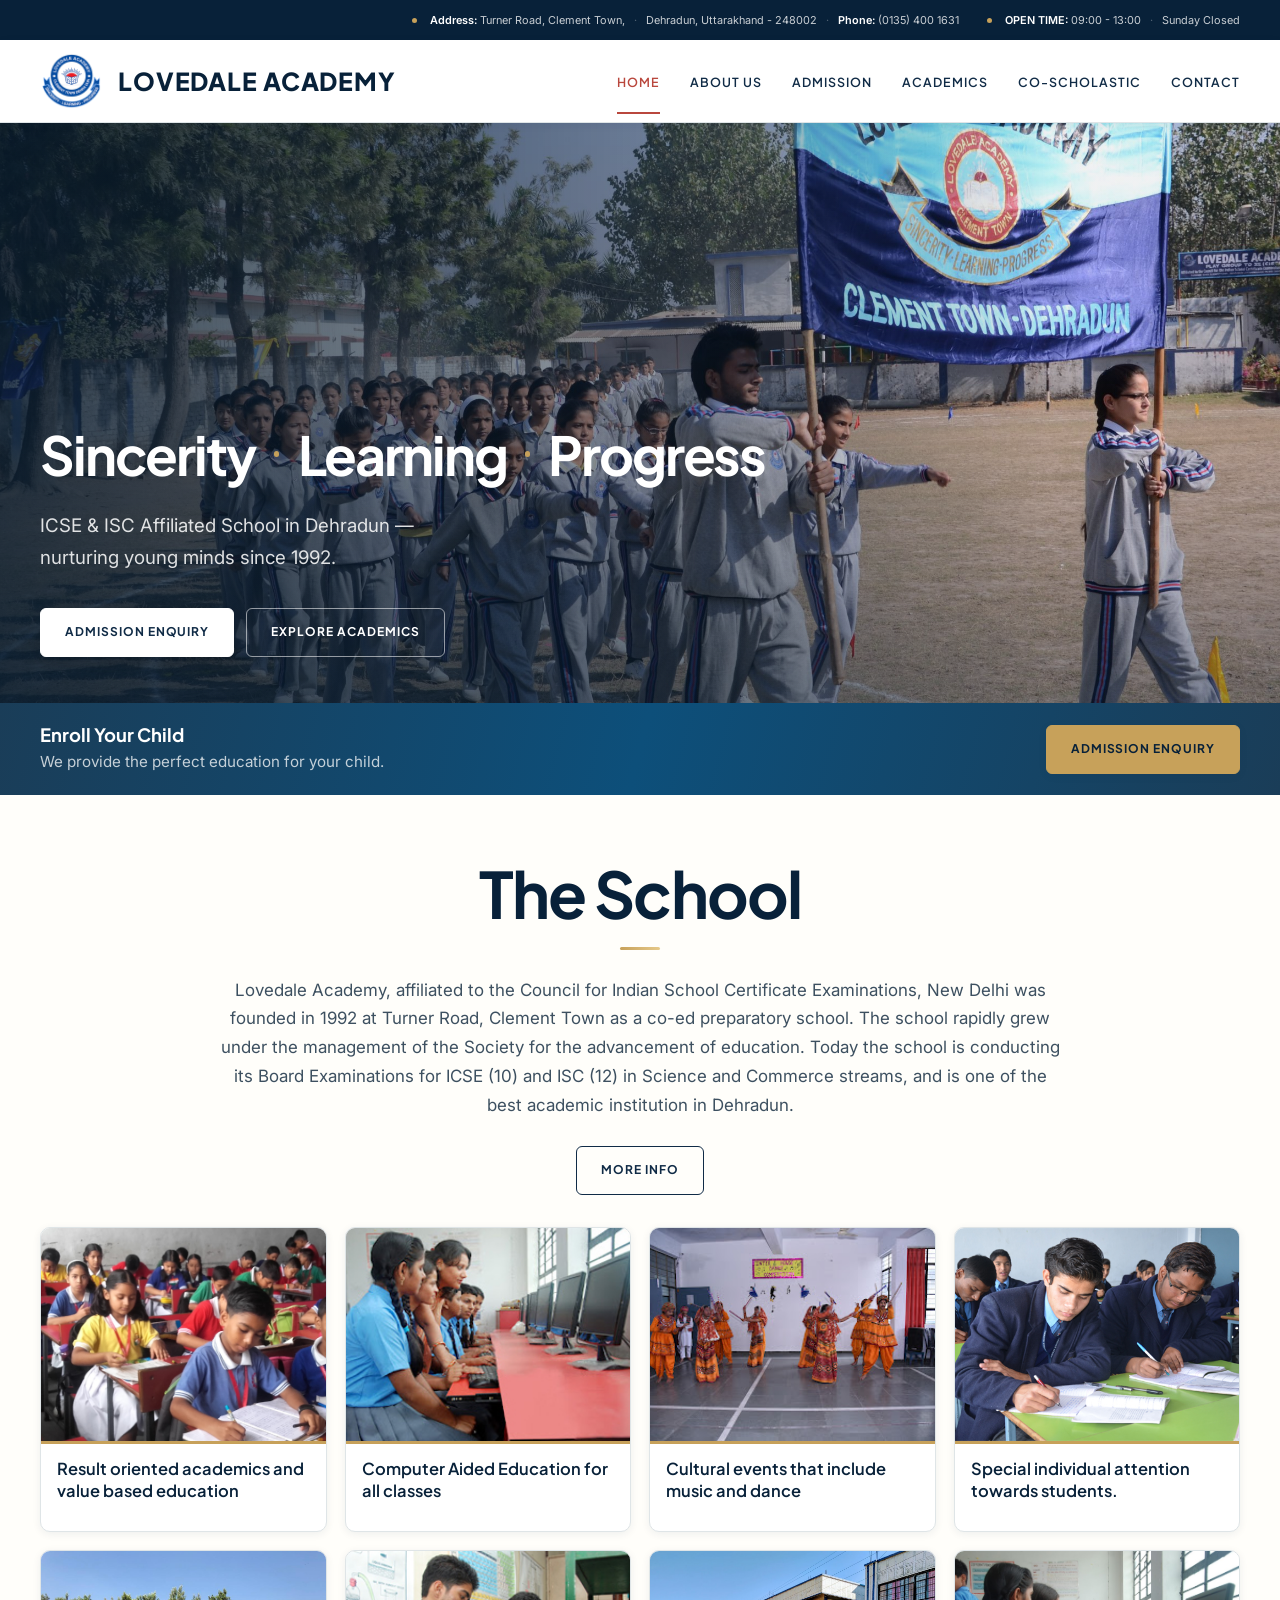
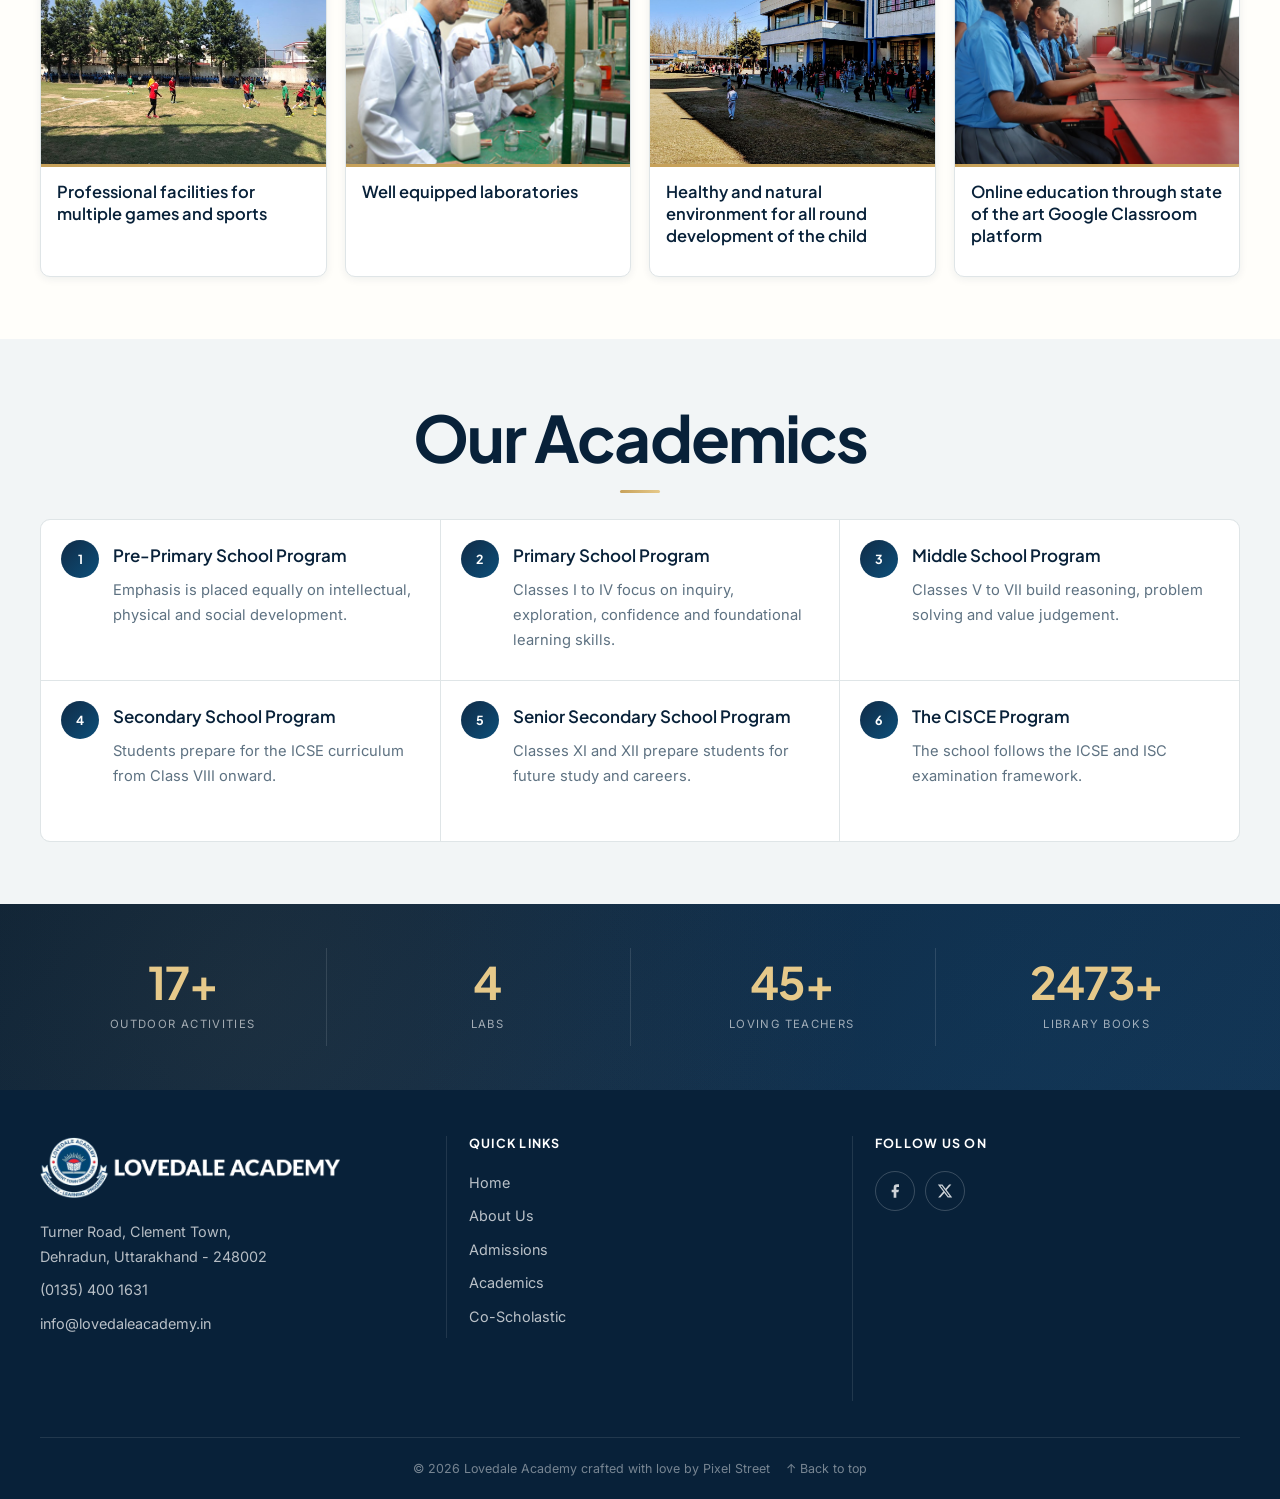
<file: index.html>
<!doctype html>
<html lang="en">
<head>
  <meta charset="utf-8">
  <meta name="viewport" content="width=device-width, initial-scale=1">
  <title>Lovedale Academy | Sincerity ⏺ Learning ⏺ Progress</title>
  <meta name="description" content="Lovedale Academy, Clement Town, Dehradun — an ICSE and ISC affiliated school founded in 1992. Enrol your child in one of Dehradun's best schools.">
  <meta name="theme-color" content="#082139">
  <!-- Open Graph -->
  <meta property="og:title" content="Lovedale Academy | Sincerity · Learning · Progress">
  <meta property="og:description" content="ICSE &amp; ISC affiliated school in Clement Town, Dehradun. Founded 1992. Admissions open.">
  <meta property="og:type" content="website">
  <meta property="og:url" content="https://lovedaleacademy.in/">
  <meta property="og:image" content="https://lovedaleacademy.in/assets/images/site/media/2022/07/sincerity-scaled.jpg">
  <!-- Favicon -->
  <link rel="icon" type="image/png" sizes="32x32" href="/assets/images/favicon-32.png">
  <link rel="apple-touch-icon" sizes="180x180" href="/assets/images/favicon.png">
  <!-- Performance -->
  <link rel="preconnect" href="https://fonts.googleapis.com">
  <link rel="preconnect" href="https://fonts.gstatic.com" crossorigin>
  <link rel="preload" as="image" href="/assets/images/site/media/2022/07/sincerity-scaled.jpg" fetchpriority="high">
  <link rel="stylesheet" href="/assets/css/lovedale.css?v=16">
</head>
<body id="top">
  <header class="site-header">
    <div class="topbar">
      <div class="wrap">
        <a class="top-logo" href="/" aria-label="Lovedale Academy home"><img src="/assets/images/site/media/2022/04/lovedale-logo-full.png" alt="Lovedale Academy"></a>
        <div class="top-widgets" aria-label="School contact details">
          <div class="header-widget address-widget">
            <span class="header-icon" aria-hidden="true"></span>
            <div class="widget-copy"><p><strong>Address:</strong> Turner Road, Clement Town,</p><p>Dehradun, Uttarakhand - 248002</p><p><strong>Phone:</strong> (0135) 400 1631</p></div>
          </div>
          <div class="header-widget time-widget">
            <span class="header-icon" aria-hidden="true"></span>
            <div class="widget-copy"><p><strong>OPEN TIME:</strong> 09:00 - 13:00</p><p>Sunday Closed</p></div>
          </div>
        </div>
      </div>
    </div>
    <nav class="nav" aria-label="Main navigation"><div class="wrap">
      <a class="brand" href="/"><img class="brand-mark" src="/assets/images/favicon-512.png" alt="Lovedale Academy logo"><span class="brand-copy"><span class="brand-title">Lovedale Academy</span></span></a>
      <button class="nav-toggle" type="button" aria-expanded="false" aria-label="Open navigation"><span></span><span></span><span></span><span></span></button>
      <ul class="menu"><li><a href="/" aria-current="page">Home</a></li><li><a href="/about-us/">About Us</a></li><li><a href="/admission/">Admission</a></li><li><a href="/academics/">Academics</a></li><li><a href="/co-scholastic/">Co-scholastic</a></li><li><a href="/contact-us/">Contact</a></li></ul>
    </div></nav>
  </header>

  <main>
    <section class="hero">
      <div class="hero-bg" aria-hidden="true"></div>
      <div class="section">
        <h1 class="motto" aria-label="Sincerity ⏺ Learning ⏺ Progress"><span class="motto-word">Sincerity</span><span class="motto-word">Learning</span><span class="motto-word">Progress</span></h1>
        <p class="hero-tagline">ICSE &amp; ISC Affiliated School in Dehradun &mdash;<br class="hero-br">nurturing young minds since 1992.</p>
        <div class="actions">
          <a class="button" href="/admission/">Admission Enquiry</a>
          <a class="button outline" href="/academics/">Explore Academics</a>
        </div>
      </div>
    </section>

    <section class="announcement admission-callout">
      <div class="inner">
        <div>
          <h3>Enroll Your Child</h3>
          <p>We provide the perfect education for your child.</p>
        </div>
        <a class="button" href="/admission/">Admission Enquiry</a>
      </div>
    </section>

    <section class="section">
      <div class="section-head center reveal">
        <h2>The School</h2>
      </div>
      <div class="school-intro reveal">
        <p>Lovedale Academy, affiliated to the Council for Indian School Certificate Examinations, New Delhi was founded in 1992 at Turner Road, Clement Town as a co-ed preparatory school. The school rapidly grew under the management of the Society for the advancement of education. Today the school is conducting its Board Examinations for ICSE (10) and ISC (12) in Science and Commerce streams, and is one of the best academic institution in Dehradun.</p>
        <a class="button outline" href="/about-us/">More Info</a>
      </div>
        <div class="grid four">
          <article class="card reveal reveal-delay-1"><img src="/assets/images/site/media/2022/03/img-2.jpg" alt="Students in class"><div class="body"><h3>Result oriented academics and value based education</h3></div></article>
          <article class="card reveal reveal-delay-2"><img src="/assets/images/site/media/2022/06/image-3.jpg" alt="Computer lab"><div class="body"><h3>Computer Aided Education for all classes</h3></div></article>
          <article class="card reveal reveal-delay-3"><img src="/assets/images/site/media/2022/03/cultural.jpg" alt="Cultural event at Lovedale"><div class="body"><h3>Cultural events that include music and dance</h3></div></article>
          <article class="card reveal reveal-delay-4"><img src="/assets/images/site/media/2022/04/exam.jpg" alt="Students receiving attention"><div class="body"><h3>Special individual attention towards students.</h3></div></article>
          <article class="card reveal reveal-delay-1"><img src="/assets/images/site/media/2022/03/Untitled.jpg" alt="Sports at Lovedale"><div class="body"><h3>Professional facilities for multiple games and sports</h3></div></article>
          <article class="card reveal reveal-delay-2"><img src="/assets/images/site/media/2022/06/image-4.jpg" alt="Science laboratory"><div class="body"><h3>Well equipped laboratories</h3></div></article>
          <article class="card reveal reveal-delay-3"><img src="/assets/images/site/media/2022/03/the-school-img.jpg" alt="Lovedale campus"><div class="body"><h3>Healthy and natural environment for all round development of the child</h3></div></article>
          <article class="card reveal reveal-delay-4"><img src="/assets/images/site/media/2022/03/computer.jpg" alt="Online education"><div class="body"><h3>Online education through state of the art Google Classroom platform</h3></div></article>
        </div>
    </section>

    <section class="section soft">
      <div class="inner">
      <div class="section-head center reveal">
        <h2>Our Academics</h2>
      </div>
      <div class="grid steps">
        <article class="program reveal reveal-delay-1"><span class="num">1</span><div><h3>Pre-Primary School Program</h3><p>Emphasis is placed equally on intellectual, physical and social development.</p></div></article>
        <article class="program reveal reveal-delay-2"><span class="num">2</span><div><h3>Primary School Program</h3><p>Classes I to IV focus on inquiry, exploration, confidence and foundational learning skills.</p></div></article>
        <article class="program reveal reveal-delay-3"><span class="num">3</span><div><h3>Middle School Program</h3><p>Classes V to VII build reasoning, problem solving and value judgement.</p></div></article>
        <article class="program reveal reveal-delay-4"><span class="num">4</span><div><h3>Secondary School Program</h3><p>Students prepare for the ICSE curriculum from Class VIII onward.</p></div></article>
        <article class="program reveal reveal-delay-5"><span class="num">5</span><div><h3>Senior Secondary School Program</h3><p>Classes XI and XII prepare students for future study and careers.</p></div></article>
        <article class="program reveal reveal-delay-6"><span class="num">6</span><div><h3>The CISCE Program</h3><p>The school follows the ICSE and ISC examination framework.</p></div></article>
      </div>
      </div>
    </section>

    <section class="section stats">
      <div class="grid four">
        <div class="stat reveal reveal-delay-1"><strong data-target="21" data-suffix="+">21+</strong><span>Outdoor Activities</span></div>
        <div class="stat reveal reveal-delay-2"><strong data-target="5">5</strong><span>Labs</span></div>
        <div class="stat reveal reveal-delay-3"><strong data-target="55" data-suffix="+">55+</strong><span>Loving Teachers</span></div>
        <div class="stat reveal reveal-delay-4"><strong data-target="3000" data-suffix="+">3000+</strong><span>Library Books</span></div>
      </div>
    </section>
  </main>

  <footer class="footer"><div class="wrap">
    <div class="grid three">
      <div><h3>Lovedale Academy</h3><p>Turner Road, Clement Town,<br>Dehradun, Uttarakhand - 248002</p><p><a href="tel:+911354001631">(0135) 400 1631</a></p><p><a href="mailto:info@lovedaleacademy.in">info@lovedaleacademy.in</a></p></div>
      <div><h3>Quick Links</h3><p><a href="/">Home</a></p><p><a href="/about-us/">About Us</a></p><p><a href="/admission/">Admissions</a></p><p><a href="/academics/">Academics</a></p><p><a href="/co-scholastic/">Co-Scholastic</a></p></div>
      <div><h3>Follow Us On</h3><p class="social">
        <a href="https://www.facebook.com/pages/category/Private-School/Lovedale-Academy-206906786098849/" aria-label="Facebook" rel="noopener noreferrer" target="_blank">
          <svg viewBox="0 0 24 24" aria-hidden="true"><path d="M18 2h-3a5 5 0 0 0-5 5v3H7v4h3v8h4v-8h3l1-4h-4V7a1 1 0 0 1 1-1h3z"/></svg>
        </a>
        <a href="https://twitter.com/LovedaleAcademy" aria-label="Twitter / X" rel="noopener noreferrer" target="_blank">
          <svg viewBox="0 0 24 24" aria-hidden="true"><path d="M18.244 2.25h3.308l-7.227 8.26 8.502 11.24H16.17l-5.214-6.817L4.99 21.75H1.68l7.73-8.835L1.254 2.25H8.08l4.713 6.231zm-1.161 17.52h1.833L7.084 4.126H5.117z"/></svg>
        </a>
      </p><iframe class="footer-map" title="Lovedale Academy location" loading="lazy" referrerpolicy="no-referrer-when-downgrade" src="https://www.google.com/maps/embed?pb=!1m14!1m8!1m3!1d5794.670298335396!2d77.99849138282258!3d30.278925194876223!3m2!1i1024!2i768!4f13.1!3m3!1m2!1s0x0%3A0x893889ed2d765c8!2sLovedale%20Academy!5e0!3m2!1sen!2sin!4v1650264212124!5m2!1sen!2sin"></iframe></div>
    </div>
    <div class="bottom">© 2026 Lovedale Academy crafted with love by Pixel Street <a class="back-to-top" href="#top">↑ Back to top</a></div>
  </div></footer>
  <script src="/assets/js/main.js"></script>
</body>
</html>
</file>
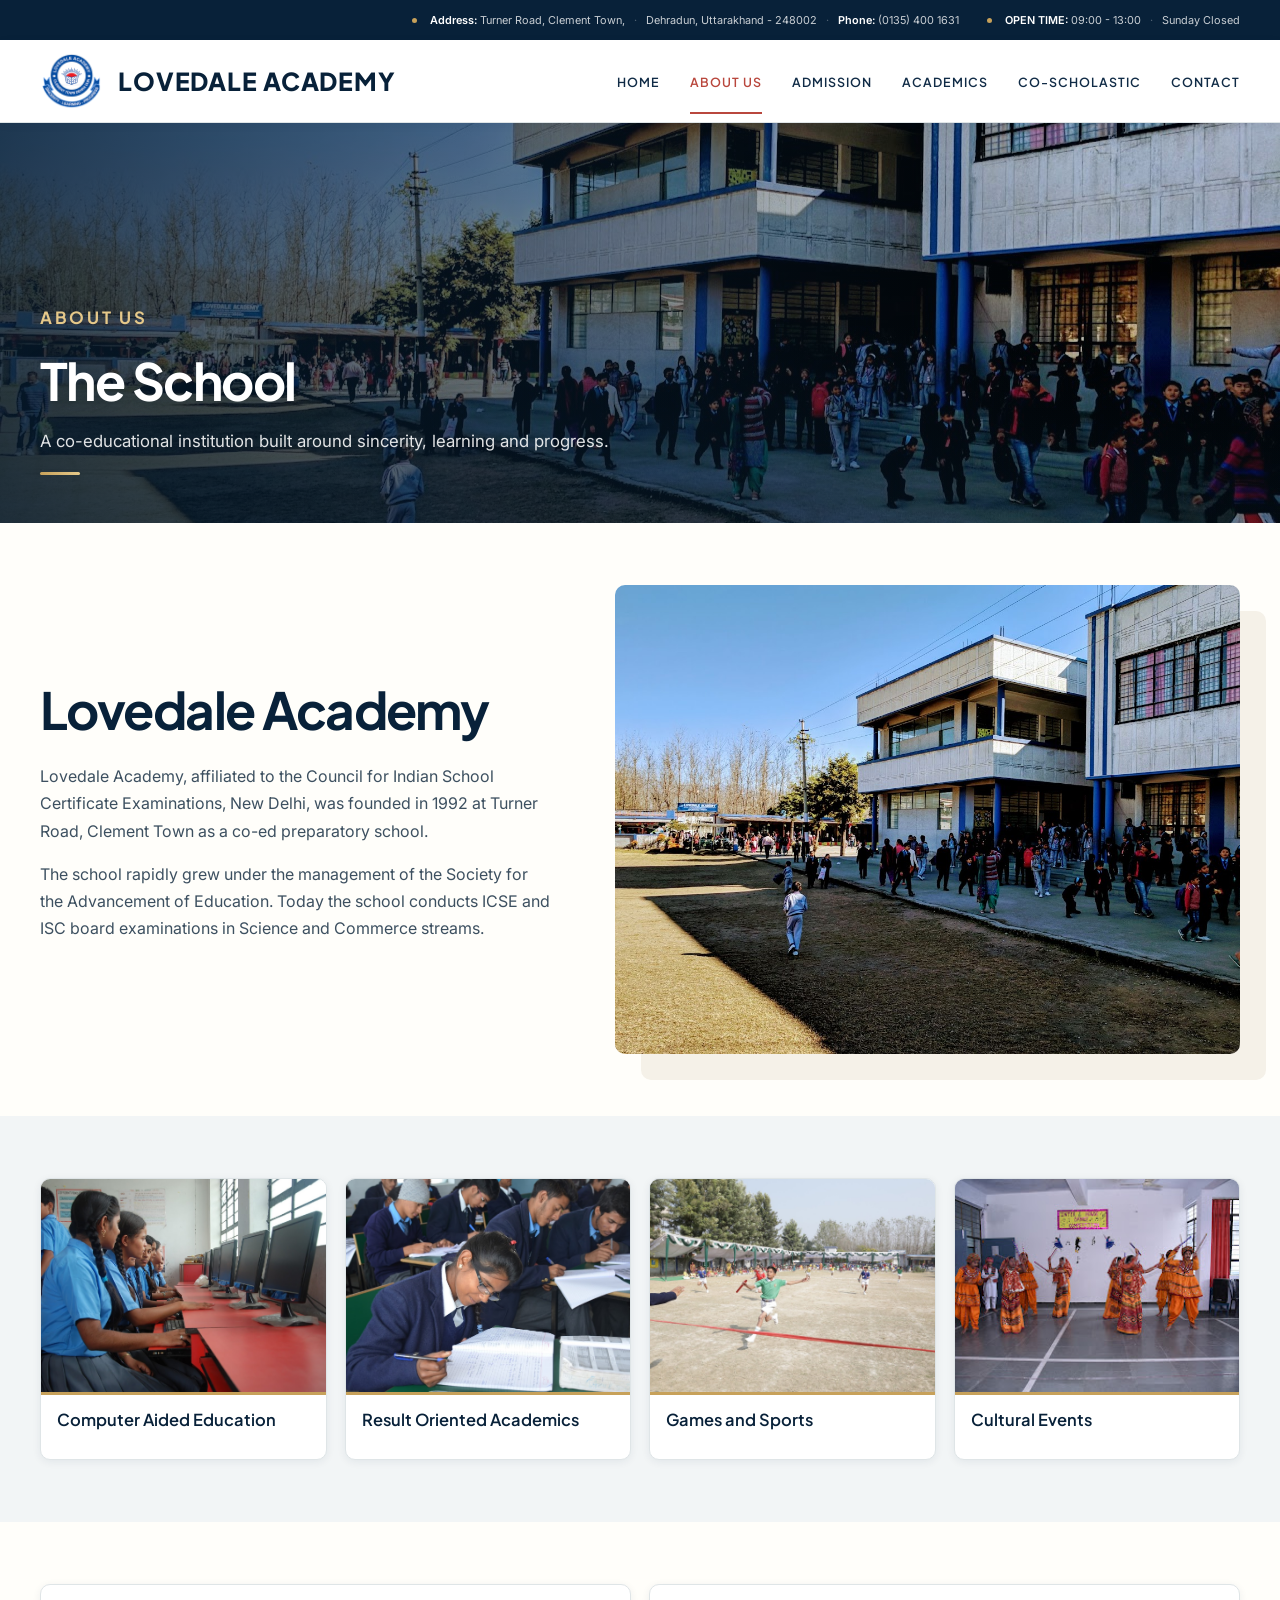
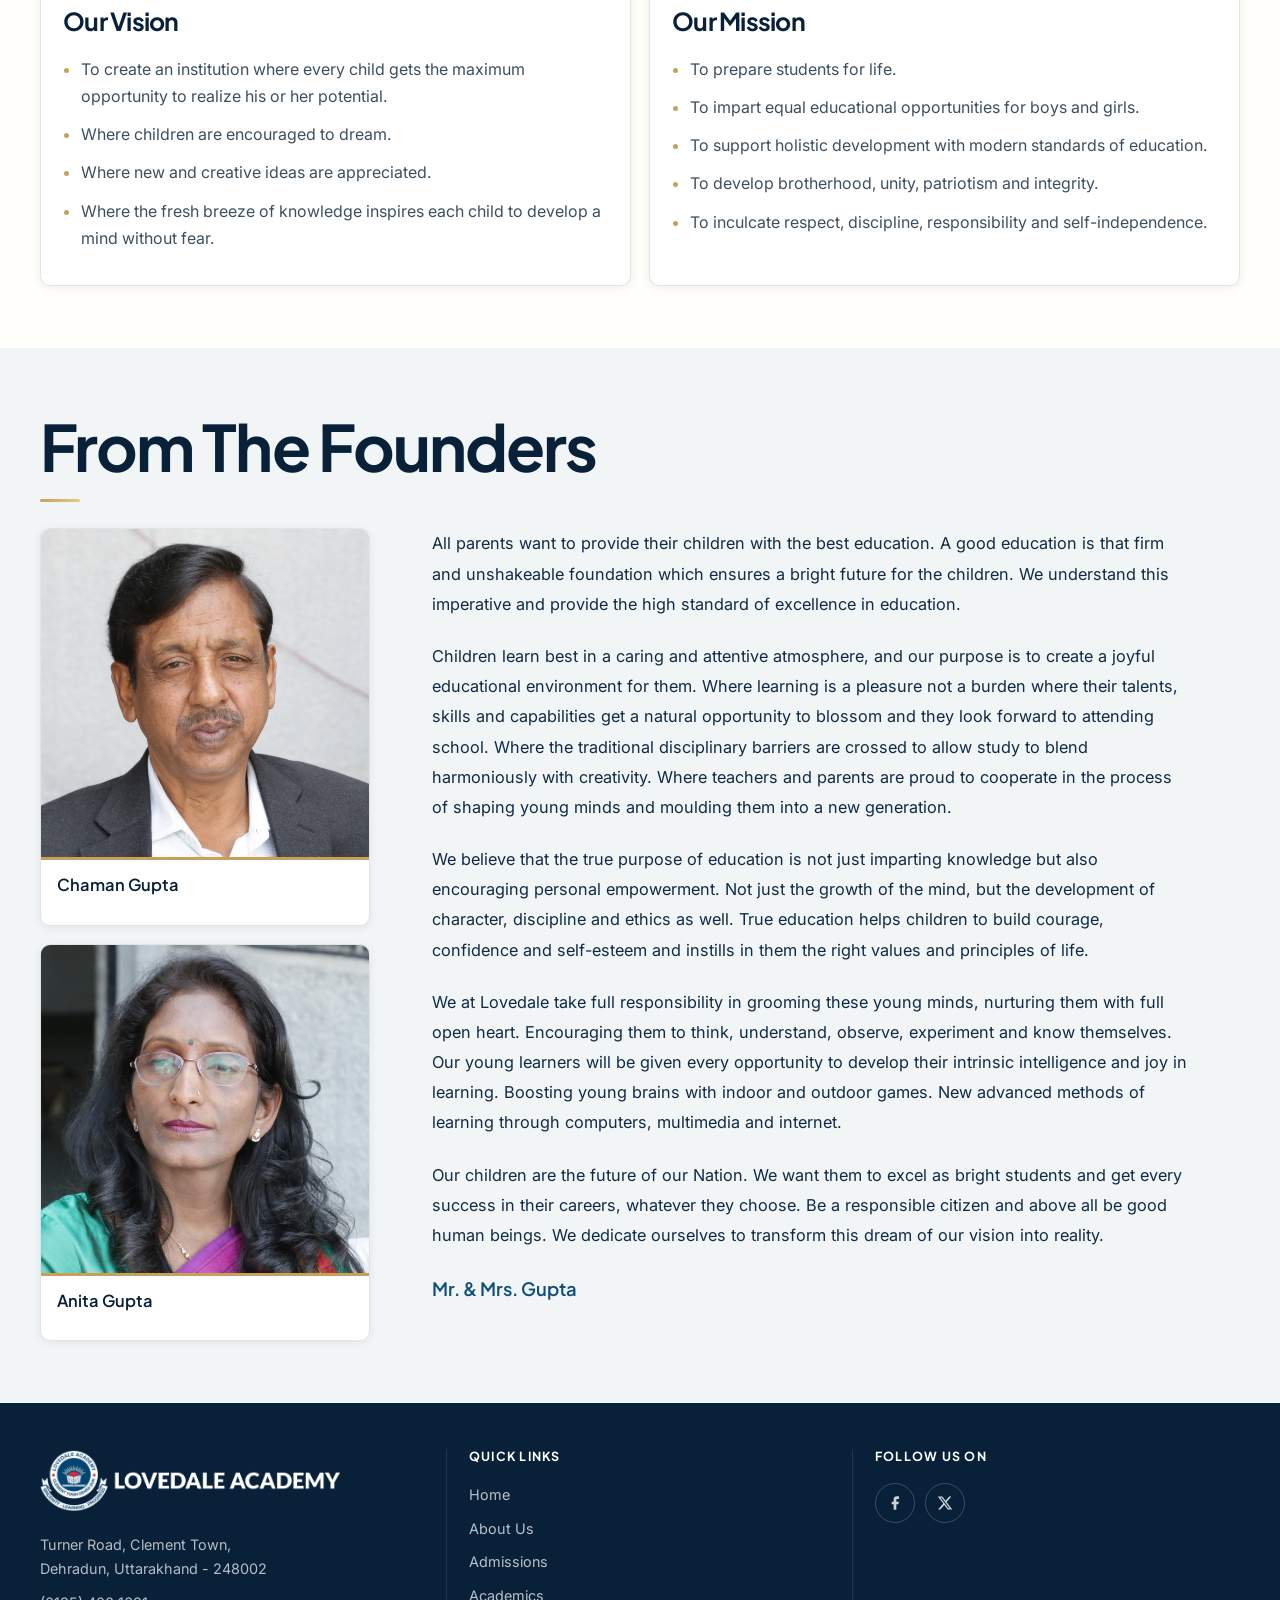
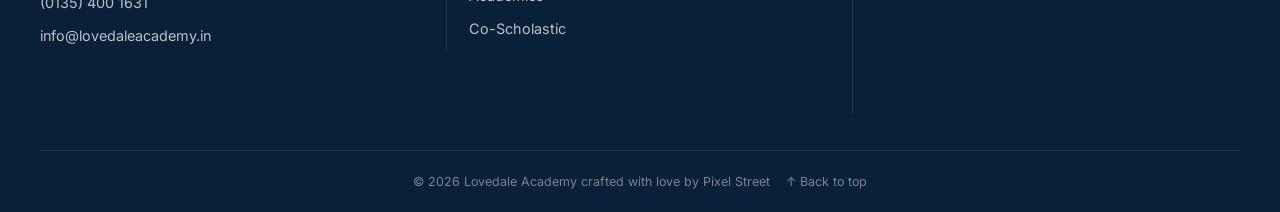
<file: about-us/index.html>
<!doctype html>
<html lang="en">
<head>
  <meta charset="utf-8">
  <meta name="viewport" content="width=device-width, initial-scale=1">
  <title>About Us | Lovedale Academy</title>
  <meta name="description" content="About Lovedale Academy, its vision, mission and founders — an ICSE school in Dehradun since 1992.">
  <meta name="theme-color" content="#082139">
  <!-- Open Graph -->
  <meta property="og:title" content="About Us | Lovedale Academy">
  <meta property="og:description" content="Learn about our history, vision, mission and founders.">
  <meta property="og:type" content="website">
  <meta property="og:url" content="https://lovedaleacademy.in/about-us/">
  <meta property="og:image" content="https://lovedaleacademy.in/assets/images/site/media/2022/03/the-school-img.jpg">
  <!-- Favicon -->
  <link rel="icon" type="image/png" sizes="32x32" href="/assets/images/favicon-32.png">
  <link rel="apple-touch-icon" sizes="180x180" href="/assets/images/favicon.png">
  <!-- Performance -->
  <link rel="preconnect" href="https://fonts.googleapis.com">
  <link rel="preconnect" href="https://fonts.gstatic.com" crossorigin>
  <link rel="preload" as="image" href="/assets/images/site/media/2022/03/the-school-img.jpg" fetchpriority="high">
  <link rel="stylesheet" href="/assets/css/lovedale.css?v=16">
</head>
<body id="top">
  <header class="site-header">
    <div class="topbar">
      <div class="wrap">
        <a class="top-logo" href="/" aria-label="Lovedale Academy home"><img src="/assets/images/site/media/2022/04/lovedale-logo-full.png" alt="Lovedale Academy"></a>
        <div class="top-widgets" aria-label="School contact details">
          <div class="header-widget address-widget">
            <span class="header-icon" aria-hidden="true"></span>
            <div class="widget-copy"><p><strong>Address:</strong> Turner Road, Clement Town,</p><p>Dehradun, Uttarakhand - 248002</p><p><strong>Phone:</strong> (0135) 400 1631</p></div>
          </div>
          <div class="header-widget time-widget">
            <span class="header-icon" aria-hidden="true"></span>
            <div class="widget-copy"><p><strong>OPEN TIME:</strong> 09:00 - 13:00</p><p>Sunday Closed</p></div>
          </div>
        </div>
      </div>
    </div>
    <nav class="nav" aria-label="Main navigation"><div class="wrap">
      <a class="brand" href="/"><img class="brand-mark" src="/assets/images/favicon-512.png" alt="Lovedale Academy logo"><span class="brand-copy"><span class="brand-title">Lovedale Academy</span></span></a>
      <button class="nav-toggle" type="button" aria-expanded="false" aria-label="Open navigation"><span></span><span></span><span></span><span></span></button>
      <ul class="menu"><li><a href="/">Home</a></li><li><a href="/about-us/" aria-current="page">About Us</a></li><li><a href="/admission/">Admission</a></li><li><a href="/academics/">Academics</a></li><li><a href="/co-scholastic/">Co-scholastic</a></li><li><a href="/contact-us/">Contact</a></li></ul>
    </div></nav>
  </header>
  <main>
    <section class="section split-page split-about"><div class="section-head"><p class="eyebrow">About Us</p><h1>The School</h1><p class="lead">A co-educational institution built around sincerity, learning and progress.</p></div></section>
    <section class="section"><div class="feature"><div><h2>Lovedale Academy</h2><p>Lovedale Academy, affiliated to the Council for Indian School Certificate Examinations, New Delhi, was founded in 1992 at Turner Road, Clement Town as a co-ed preparatory school.</p><p>The school rapidly grew under the management of the Society for the Advancement of Education. Today the school conducts ICSE and ISC board examinations in Science and Commerce streams.</p></div><img src="/assets/images/site/media/2022/03/the-school-img.jpg" alt="Lovedale Academy campus"></div></section>
    <section class="section soft"><div class="inner"><div class="grid four"><article class="card"><img src="/assets/images/site/media/2022/03/computer.jpg" alt="Computer aided education"><div class="body"><h3>Computer Aided Education</h3></div></article><article class="card"><img src="/assets/images/site/media/2022/03/exam3.jpg" alt="Students in examination"><div class="body"><h3>Result Oriented Academics</h3></div></article><article class="card"><img src="/assets/images/site/media/2022/03/sports.jpg" alt="Sports facilities"><div class="body"><h3>Games and Sports</h3></div></article><article class="card"><img src="/assets/images/site/media/2022/03/cultural.jpg" alt="Cultural events"><div class="body"><h3>Cultural Events</h3></div></article></div></div></section>
    <section class="section"><div class="grid two"><article class="card pad"><h2>Our Vision</h2><ul class="list"><li>To create an institution where every child gets the maximum opportunity to realize his or her potential.</li><li>Where children are encouraged to dream.</li><li>Where new and creative ideas are appreciated.</li><li>Where the fresh breeze of knowledge inspires each child to develop a mind without fear.</li></ul></article><article class="card pad"><h2>Our Mission</h2><ul class="list"><li>To prepare students for life.</li><li>To impart equal educational opportunities for boys and girls.</li><li>To support holistic development with modern standards of education.</li><li>To develop brotherhood, unity, patriotism and integrity.</li><li>To inculcate respect, discipline, responsibility and self-independence.</li></ul></article></div></section>
    <section class="section soft">
      <div class="inner">
        <div class="section-head">
          <h2>From The Founders</h2>
        </div>
        <div class="founders">
          <div class="founder-portraits">
            <article class="card"><img src="/assets/images/site/media/2022/03/founder-1.jpg" alt="Chaman Gupta"><div class="body"><h3>Chaman Gupta</h3></div></article>
            <article class="card"><img src="/assets/images/site/media/2022/03/founder-2.jpg" alt="Anita Gupta"><div class="body"><h3>Anita Gupta</h3></div></article>
          </div>
          <div class="founder-copy">
            <p>All parents want to provide their children with the best education. A good education is that firm and unshakeable foundation which ensures a bright future for the children. We understand this imperative and provide the high standard of excellence in education.</p>
            <p>Children learn best in a caring and attentive atmosphere, and our purpose is to create a joyful educational environment for them. Where learning is a pleasure not a burden where their talents, skills and capabilities get a natural opportunity to blossom and they look forward to attending school. Where the traditional disciplinary barriers are crossed to allow study to blend harmoniously with creativity. Where teachers and parents are proud to cooperate in the process of shaping young minds and moulding them into a new generation.</p>
            <p>We believe that the true purpose of education is not just imparting knowledge but also encouraging personal empowerment. Not just the growth of the mind, but the development of character, discipline and ethics as well. True education helps children to build courage, confidence and self-esteem and instills in them the right values and principles of life.</p>
            <p>We at Lovedale take full responsibility in grooming these young minds, nurturing them with full open heart. Encouraging them to think, understand, observe, experiment and know themselves. Our young learners will be given every opportunity to develop their intrinsic intelligence and joy in learning. Boosting young brains with indoor and outdoor games. New advanced methods of learning through computers, multimedia and internet.</p>
            <p>Our children are the future of our Nation. We want them to excel as bright students and get every success in their careers, whatever they choose. Be a responsible citizen and above all be good human beings. We dedicate ourselves to transform this dream of our vision into reality.</p>
            <p class="founder-signature">Mr. &amp; Mrs. Gupta</p>
          </div>
        </div>
      </div>
    </section>
  </main>
  <footer class="footer"><div class="wrap"><div class="grid three"><div><h3>Lovedale Academy</h3><p>Turner Road, Clement Town,<br>Dehradun, Uttarakhand - 248002</p><p><a href="tel:+911354001631">(0135) 400 1631</a></p><p><a href="mailto:info@lovedaleacademy.in">info@lovedaleacademy.in</a></p></div><div><h3>Quick Links</h3><p><a href="/">Home</a></p><p><a href="/about-us/">About Us</a></p><p><a href="/admission/">Admissions</a></p><p><a href="/academics/">Academics</a></p><p><a href="/co-scholastic/">Co-Scholastic</a></p></div><div><h3>Follow Us On</h3><p class="social"><a href="https://www.facebook.com/pages/category/Private-School/Lovedale-Academy-206906786098849/" aria-label="Facebook" rel="noopener noreferrer" target="_blank"><svg viewBox="0 0 24 24" aria-hidden="true" fill="currentColor"><path d="M18 2h-3a5 5 0 0 0-5 5v3H7v4h3v8h4v-8h3l1-4h-4V7a1 1 0 0 1 1-1h3z"/></svg></a><a href="https://twitter.com/LovedaleAcademy" aria-label="Twitter / X" rel="noopener noreferrer" target="_blank"><svg viewBox="0 0 24 24" aria-hidden="true" fill="currentColor"><path d="M18.244 2.25h3.308l-7.227 8.26 8.502 11.24H16.17l-5.214-6.817L4.99 21.75H1.68l7.73-8.835L1.254 2.25H8.08l4.713 6.231zm-1.161 17.52h1.833L7.084 4.126H5.117z"/></svg></a></p><iframe class="footer-map" title="Lovedale Academy location" loading="lazy" referrerpolicy="no-referrer-when-downgrade" src="https://www.google.com/maps/embed?pb=!1m14!1m8!1m3!1d5794.670298335396!2d77.99849138282258!3d30.278925194876223!3m2!1i1024!2i768!4f13.1!3m3!1m2!1s0x0%3A0x893889ed2d765c8!2sLovedale%20Academy!5e0!3m2!1sen!2sin!4v1650264212124!5m2!1sen!2sin"></iframe></div></div><div class="bottom">© 2026 Lovedale Academy crafted with love by Pixel Street <a class="back-to-top" href="#top">↑ Back to top</a></div></div></footer><script src="/assets/js/main.js"></script>
</body>
</html>
</file>
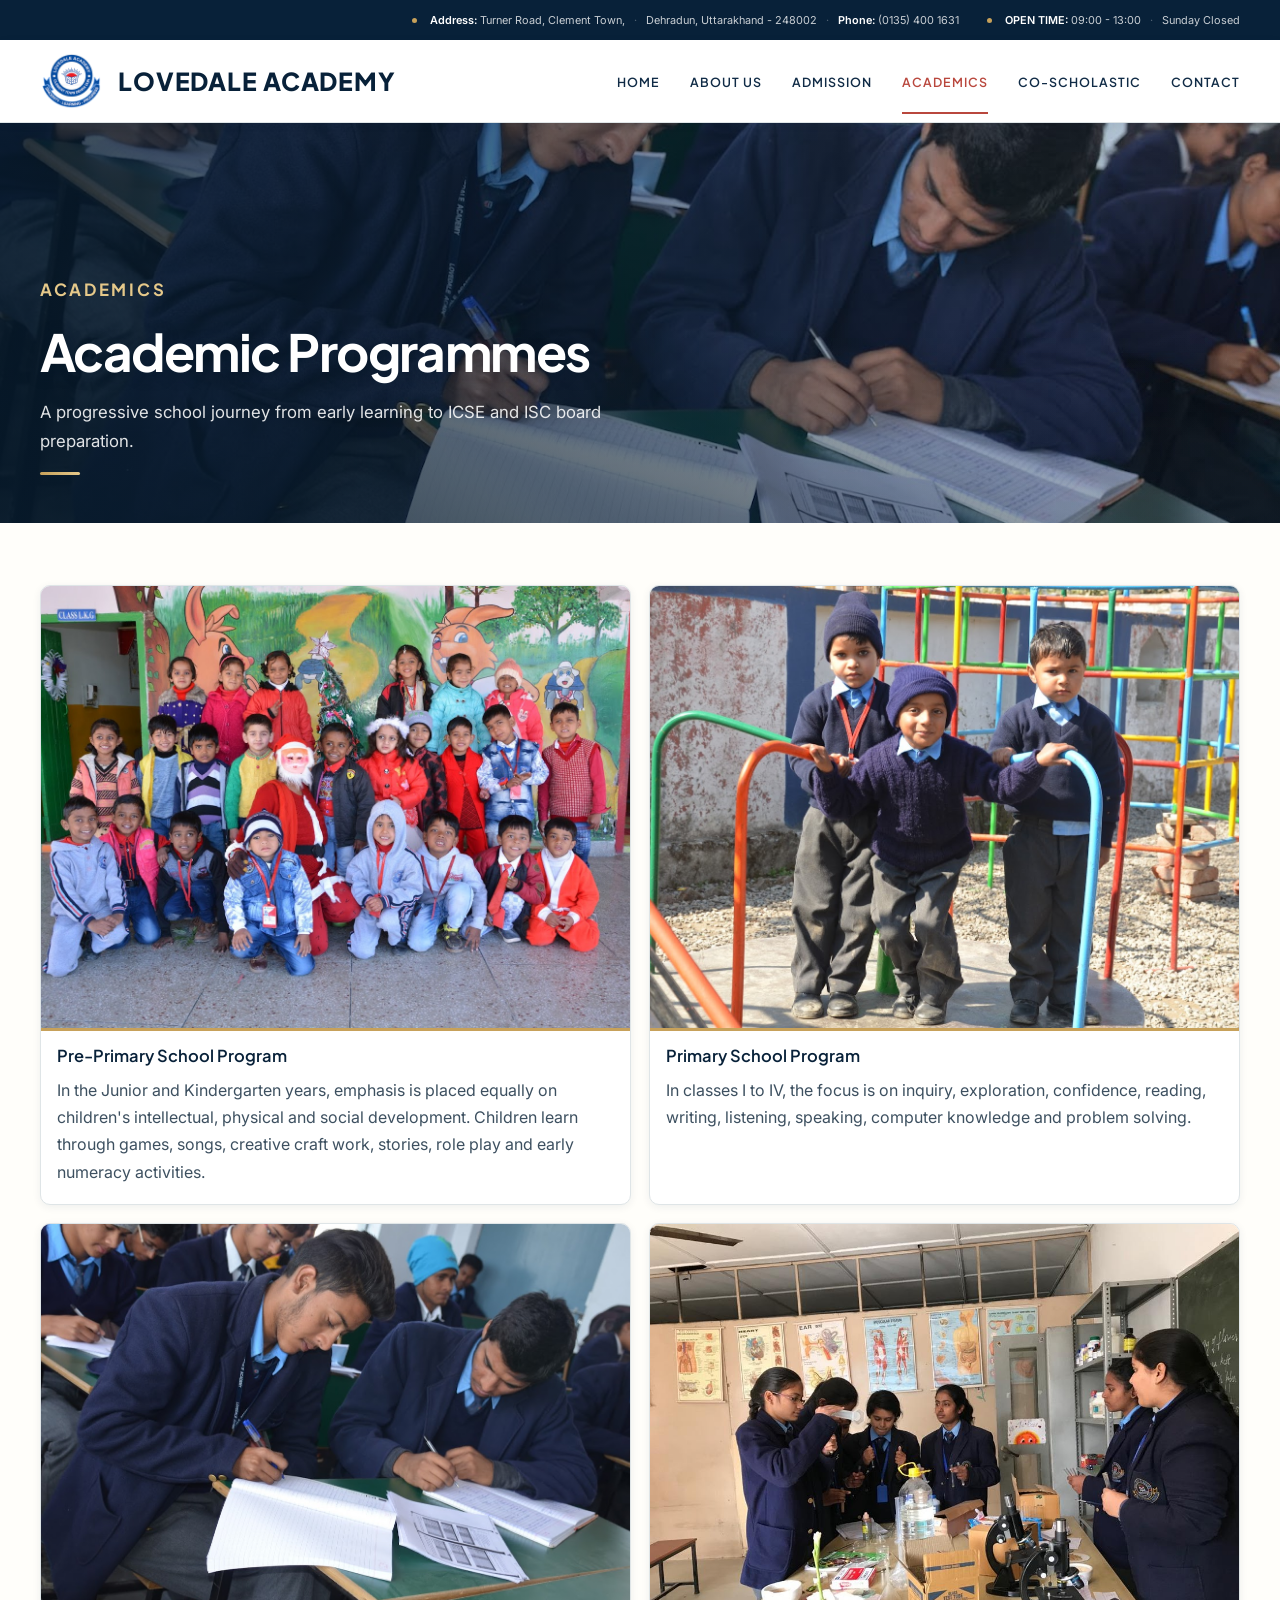
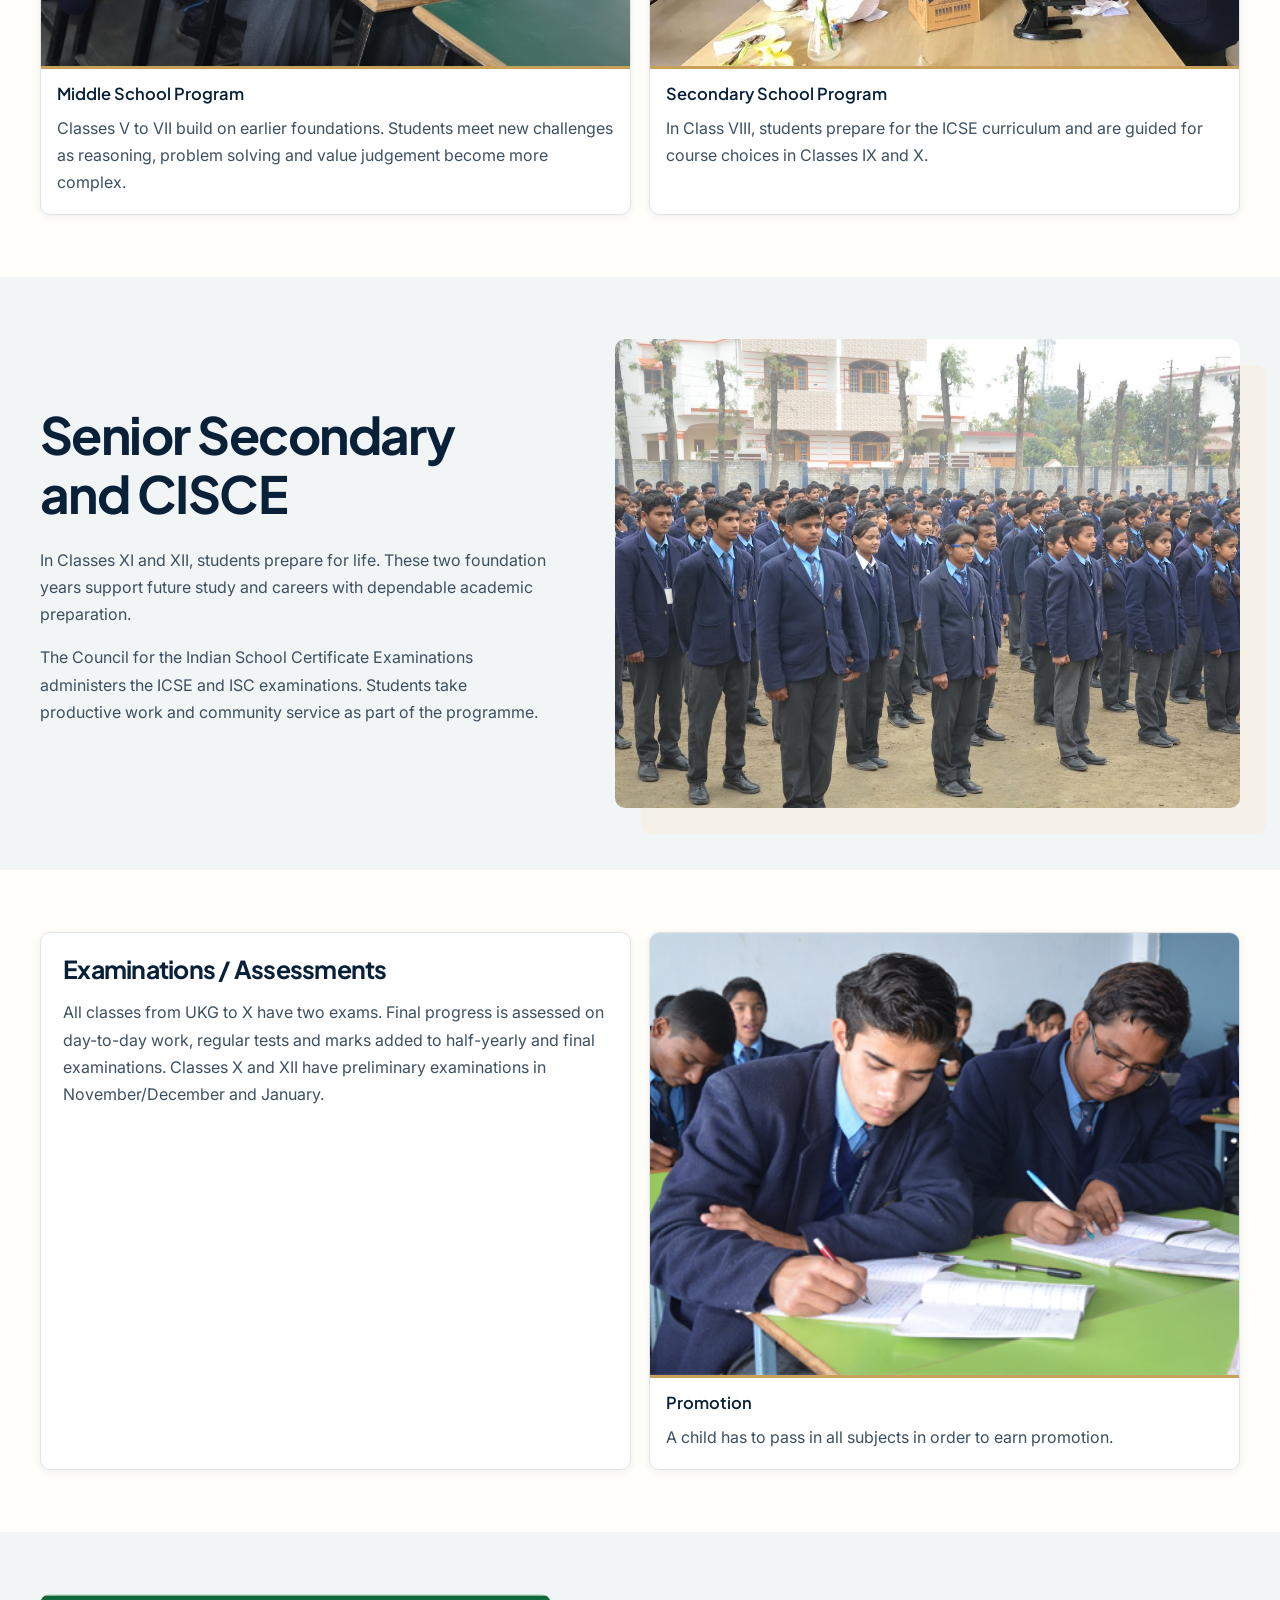
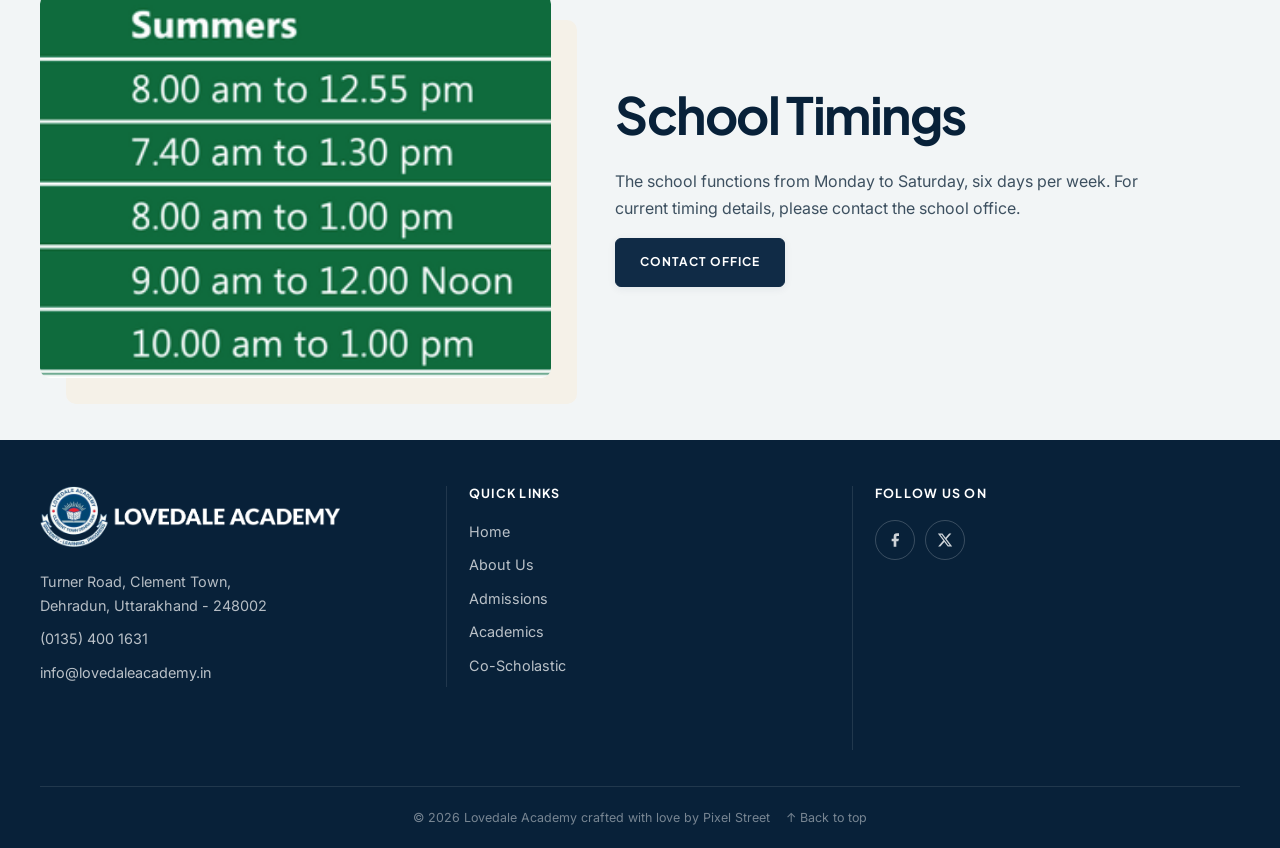
<file: academics/index.html>
<!doctype html>
<html lang="en">
<head>
  <meta charset="utf-8">
  <meta name="viewport" content="width=device-width, initial-scale=1">
  <title>Academics | Lovedale Academy</title>
  <meta name="description" content="Academic programmes, CISCE curriculum and assessments at Lovedale Academy, Dehradun.">
  <meta name="theme-color" content="#082139">
  <!-- Open Graph -->
  <meta property="og:title" content="Academics | Lovedale Academy">
  <meta property="og:description" content="ICSE &amp; ISC academic programmes from Pre-Primary to Class XII.">
  <meta property="og:type" content="website">
  <meta property="og:url" content="https://lovedaleacademy.in/academics/">
  <meta property="og:image" content="https://lovedaleacademy.in/assets/images/site/media/2022/03/higher.jpg">
  <!-- Favicon -->
  <link rel="icon" type="image/png" sizes="32x32" href="/assets/images/favicon-32.png">
  <link rel="apple-touch-icon" sizes="180x180" href="/assets/images/favicon.png">
  <!-- Performance -->
  <link rel="preconnect" href="https://fonts.googleapis.com">
  <link rel="preconnect" href="https://fonts.gstatic.com" crossorigin>
  <link rel="preload" as="image" href="/assets/images/site/media/2022/03/higher.jpg" fetchpriority="high">
  <link rel="stylesheet" href="/assets/css/lovedale.css?v=16">
</head>
<body id="top">
  <header class="site-header">
    <div class="topbar">
      <div class="wrap">
        <a class="top-logo" href="/" aria-label="Lovedale Academy home"><img src="/assets/images/site/media/2022/04/lovedale-logo-full.png" alt="Lovedale Academy"></a>
        <div class="top-widgets" aria-label="School contact details">
          <div class="header-widget address-widget">
            <span class="header-icon" aria-hidden="true"></span>
            <div class="widget-copy"><p><strong>Address:</strong> Turner Road, Clement Town,</p><p>Dehradun, Uttarakhand - 248002</p><p><strong>Phone:</strong> (0135) 400 1631</p></div>
          </div>
          <div class="header-widget time-widget">
            <span class="header-icon" aria-hidden="true"></span>
            <div class="widget-copy"><p><strong>OPEN TIME:</strong> 09:00 - 13:00</p><p>Sunday Closed</p></div>
          </div>
        </div>
      </div>
    </div>
    <nav class="nav" aria-label="Main navigation"><div class="wrap">
      <a class="brand" href="/"><img class="brand-mark" src="/assets/images/favicon-512.png" alt="Lovedale Academy logo"><span class="brand-copy"><span class="brand-title">Lovedale Academy</span></span></a>
      <button class="nav-toggle" type="button" aria-expanded="false" aria-label="Open navigation"><span></span><span></span><span></span><span></span></button>
      <ul class="menu"><li><a href="/">Home</a></li><li><a href="/about-us/">About Us</a></li><li><a href="/admission/">Admission</a></li><li><a href="/academics/" aria-current="page">Academics</a></li><li><a href="/co-scholastic/">Co-scholastic</a></li><li><a href="/contact-us/">Contact</a></li></ul>
    </div></nav>
  </header>
  <main>
    <section class="section split-page split-academics"><div class="section-head"><p class="eyebrow">Academics</p><h1>Academic Programmes</h1><p class="lead">A progressive school journey from early learning to ICSE and ISC board preparation.</p></div></section>
    <section class="section"><div class="grid two">
      <article class="card"><img src="/assets/images/site/media/2022/03/pre-primary.jpg" alt="Pre-primary classroom"><div class="body"><h3>Pre-Primary School Program</h3><p>In the Junior and Kindergarten years, emphasis is placed equally on children's intellectual, physical and social development. Children learn through games, songs, creative craft work, stories, role play and early numeracy activities.</p></div></article>
      <article class="card"><img src="/assets/images/site/media/2022/03/primary.jpg" alt="Primary school students"><div class="body"><h3>Primary School Program</h3><p>In classes I to IV, the focus is on inquiry, exploration, confidence, reading, writing, listening, speaking, computer knowledge and problem solving.</p></div></article>
      <article class="card"><img src="/assets/images/site/media/2022/03/higher.jpg" alt="Middle school classroom"><div class="body"><h3>Middle School Program</h3><p>Classes V to VII build on earlier foundations. Students meet new challenges as reasoning, problem solving and value judgement become more complex.</p></div></article>
      <article class="card"><img src="/assets/images/site/media/2022/03/secondary-1.jpg" alt="Secondary school students"><div class="body"><h3>Secondary School Program</h3><p>In Class VIII, students prepare for the ICSE curriculum and are guided for course choices in Classes IX and X.</p></div></article>
    </div></section>
    <section class="section soft"><div class="inner"><div class="feature"><div><h2>Senior Secondary and CISCE</h2><p>In Classes XI and XII, students prepare for life. These two foundation years support future study and careers with dependable academic preparation.</p><p>The Council for the Indian School Certificate Examinations administers the ICSE and ISC examinations. Students take productive work and community service as part of the programme.</p></div><img src="/assets/images/site/media/2022/03/cisce.jpg" alt="CISCE programme"></div></div></section>
    <section class="section"><div class="grid two"><article class="card pad"><h2>Examinations / Assessments</h2><p>All classes from UKG to X have two exams. Final progress is assessed on day-to-day work, regular tests and marks added to half-yearly and final examinations. Classes X and XII have preliminary examinations in November/December and January.</p></article><article class="card"><img src="/assets/images/site/media/2022/04/exam.jpg" alt="Students taking assessments"><div class="body"><h3>Promotion</h3><p>A child has to pass in all subjects in order to earn promotion.</p></div></article></div></section>
    <section class="section soft"><div class="inner"><div class="feature"><img src="/assets/images/site/media/2022/03/school-timing.png" alt="School timings"><div><h2>School Timings</h2><p>The school functions from Monday to Saturday, six days per week. For current timing details, please contact the school office.</p><a class="button" href="/contact-us/">Contact Office</a></div></div></div></section>
  </main>
  <footer class="footer"><div class="wrap"><div class="grid three"><div><h3>Lovedale Academy</h3><p>Turner Road, Clement Town,<br>Dehradun, Uttarakhand - 248002</p><p><a href="tel:+911354001631">(0135) 400 1631</a></p><p><a href="mailto:info@lovedaleacademy.in">info@lovedaleacademy.in</a></p></div><div><h3>Quick Links</h3><p><a href="/">Home</a></p><p><a href="/about-us/">About Us</a></p><p><a href="/admission/">Admissions</a></p><p><a href="/academics/">Academics</a></p><p><a href="/co-scholastic/">Co-Scholastic</a></p></div><div><h3>Follow Us On</h3><p class="social"><a href="https://www.facebook.com/pages/category/Private-School/Lovedale-Academy-206906786098849/" aria-label="Facebook" rel="noopener noreferrer" target="_blank"><svg viewBox="0 0 24 24" aria-hidden="true" fill="currentColor"><path d="M18 2h-3a5 5 0 0 0-5 5v3H7v4h3v8h4v-8h3l1-4h-4V7a1 1 0 0 1 1-1h3z"/></svg></a><a href="https://twitter.com/LovedaleAcademy" aria-label="Twitter / X" rel="noopener noreferrer" target="_blank"><svg viewBox="0 0 24 24" aria-hidden="true" fill="currentColor"><path d="M18.244 2.25h3.308l-7.227 8.26 8.502 11.24H16.17l-5.214-6.817L4.99 21.75H1.68l7.73-8.835L1.254 2.25H8.08l4.713 6.231zm-1.161 17.52h1.833L7.084 4.126H5.117z"/></svg></a></p><iframe class="footer-map" title="Lovedale Academy location" loading="lazy" referrerpolicy="no-referrer-when-downgrade" src="https://www.google.com/maps/embed?pb=!1m14!1m8!1m3!1d5794.670298335396!2d77.99849138282258!3d30.278925194876223!3m2!1i1024!2i768!4f13.1!3m3!1m2!1s0x0%3A0x893889ed2d765c8!2sLovedale%20Academy!5e0!3m2!1sen!2sin!4v1650264212124!5m2!1sen!2sin"></iframe></div></div><div class="bottom">© 2026 Lovedale Academy crafted with love by Pixel Street <a class="back-to-top" href="#top">↑ Back to top</a></div></div></footer><script src="/assets/js/main.js"></script>
</body>
</html>
</file>
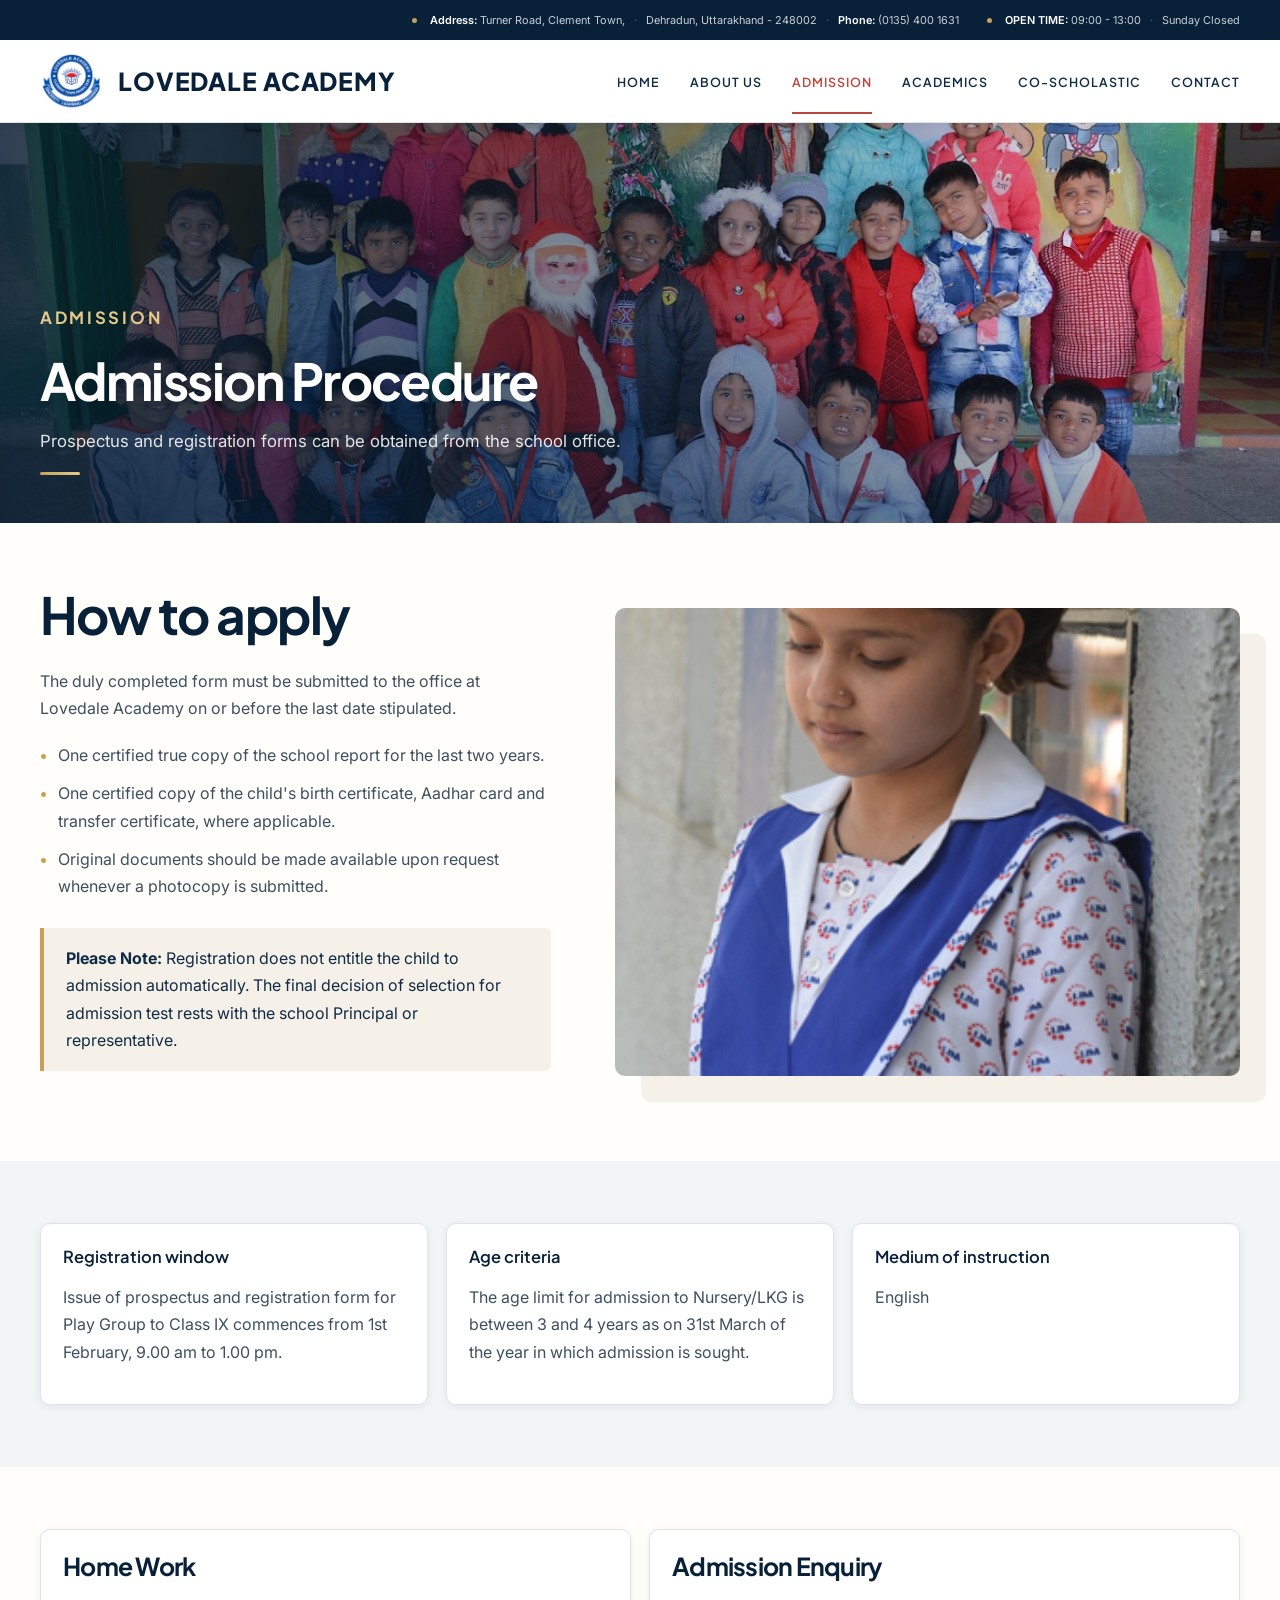
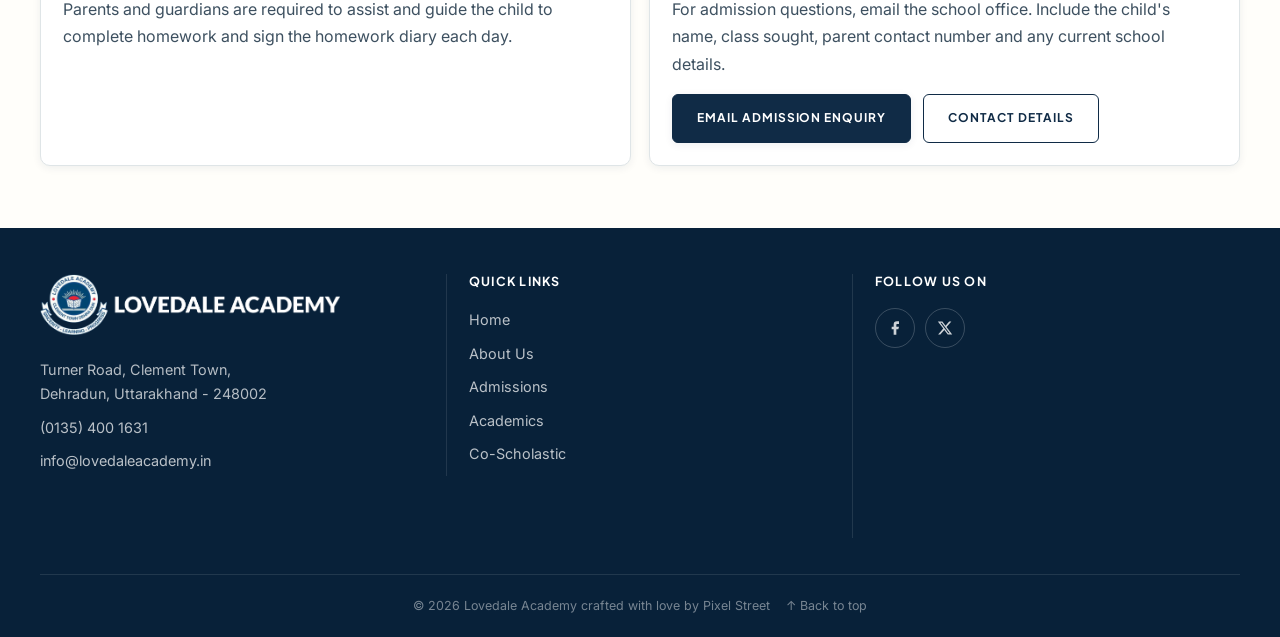
<file: admission/index.html>
<!doctype html>
<html lang="en">
<head>
  <meta charset="utf-8">
  <meta name="viewport" content="width=device-width, initial-scale=1">
  <title>Admission | Lovedale Academy</title>
  <meta name="description" content="Admission procedure, documents and enquiry information for Lovedale Academy, Dehradun.">
  <meta name="theme-color" content="#082139">
  <!-- Open Graph -->
  <meta property="og:title" content="Admission | Lovedale Academy">
  <meta property="og:description" content="Learn about the admission procedure, age criteria and registration for Lovedale Academy.">
  <meta property="og:type" content="website">
  <meta property="og:url" content="https://lovedaleacademy.in/admission/">
  <meta property="og:image" content="https://lovedaleacademy.in/assets/images/site/media/2022/04/academic.jpg">
  <!-- Favicon -->
  <link rel="icon" type="image/png" sizes="32x32" href="/assets/images/favicon-32.png">
  <link rel="apple-touch-icon" sizes="180x180" href="/assets/images/favicon.png">
  <!-- Performance -->
  <link rel="preconnect" href="https://fonts.googleapis.com">
  <link rel="preconnect" href="https://fonts.gstatic.com" crossorigin>
  <link rel="preload" as="image" href="/assets/images/site/media/2022/04/academic.jpg" fetchpriority="high">
  <link rel="stylesheet" href="/assets/css/lovedale.css?v=16">
</head>
<body id="top">
  <header class="site-header">
    <div class="topbar">
      <div class="wrap">
        <a class="top-logo" href="/" aria-label="Lovedale Academy home"><img src="/assets/images/site/media/2022/04/lovedale-logo-full.png" alt="Lovedale Academy"></a>
        <div class="top-widgets" aria-label="School contact details">
          <div class="header-widget address-widget">
            <span class="header-icon" aria-hidden="true"></span>
            <div class="widget-copy"><p><strong>Address:</strong> Turner Road, Clement Town,</p><p>Dehradun, Uttarakhand - 248002</p><p><strong>Phone:</strong> (0135) 400 1631</p></div>
          </div>
          <div class="header-widget time-widget">
            <span class="header-icon" aria-hidden="true"></span>
            <div class="widget-copy"><p><strong>OPEN TIME:</strong> 09:00 - 13:00</p><p>Sunday Closed</p></div>
          </div>
        </div>
      </div>
    </div>
    <nav class="nav" aria-label="Main navigation"><div class="wrap">
      <a class="brand" href="/"><img class="brand-mark" src="/assets/images/favicon-512.png" alt="Lovedale Academy logo"><span class="brand-copy"><span class="brand-title">Lovedale Academy</span></span></a>
      <button class="nav-toggle" type="button" aria-expanded="false" aria-label="Open navigation"><span></span><span></span><span></span><span></span></button>
      <ul class="menu"><li><a href="/">Home</a></li><li><a href="/about-us/">About Us</a></li><li><a href="/admission/" aria-current="page">Admission</a></li><li><a href="/academics/">Academics</a></li><li><a href="/co-scholastic/">Co-scholastic</a></li><li><a href="/contact-us/">Contact</a></li></ul>
    </div></nav>
  </header>
  <main>
    <section class="section split-page split-admission"><div class="section-head"><p class="eyebrow">Admission</p><h1>Admission Procedure</h1><p class="lead">Prospectus and registration forms can be obtained from the school office.</p></div></section>
    <section class="section"><div class="feature"><div><h2>How to apply</h2><p>The duly completed form must be submitted to the office at Lovedale Academy on or before the last date stipulated.</p><ul class="list"><li>One certified true copy of the school report for the last two years.</li><li>One certified copy of the child's birth certificate, Aadhar card and transfer certificate, where applicable.</li><li>Original documents should be made available upon request whenever a photocopy is submitted.</li></ul><p class="notice"><strong>Please Note:</strong> Registration does not entitle the child to admission automatically. The final decision of selection for admission test rests with the school Principal or representative.</p></div><img src="/assets/images/site/media/2022/04/academic.jpg" alt="Lovedale students"></div></section>
    <section class="section soft"><div class="inner"><div class="grid three"><article class="card pad"><h3>Registration window</h3><p>Issue of prospectus and registration form for Play Group to Class IX commences from 1st February, 9.00 am to 1.00 pm.</p></article><article class="card pad"><h3>Age criteria</h3><p>The age limit for admission to Nursery/LKG is between 3 and 4 years as on 31st March of the year in which admission is sought.</p></article><article class="card pad"><h3>Medium of instruction</h3><p>English</p></article></div></div></section>
    <section class="section"><div class="grid two"><article class="card pad"><h2>Home Work</h2><p>Parents and guardians are required to assist and guide the child to complete homework and sign the homework diary each day.</p></article><article class="card pad"><h2>Admission Enquiry</h2><p>For admission questions, email the school office. Include the child's name, class sought, parent contact number and any current school details.</p><div class="actions"><a class="button" href="mailto:info@lovedaleacademy.in?subject=Admission%20Enquiry">Email Admission Enquiry</a><a class="button outline" href="/contact-us/">Contact Details</a></div></article></div></section>
  </main>
  <footer class="footer"><div class="wrap"><div class="grid three"><div><h3>Lovedale Academy</h3><p>Turner Road, Clement Town,<br>Dehradun, Uttarakhand - 248002</p><p><a href="tel:+911354001631">(0135) 400 1631</a></p><p><a href="mailto:info@lovedaleacademy.in">info@lovedaleacademy.in</a></p></div><div><h3>Quick Links</h3><p><a href="/">Home</a></p><p><a href="/about-us/">About Us</a></p><p><a href="/admission/">Admissions</a></p><p><a href="/academics/">Academics</a></p><p><a href="/co-scholastic/">Co-Scholastic</a></p></div><div><h3>Follow Us On</h3><p class="social"><a href="https://www.facebook.com/pages/category/Private-School/Lovedale-Academy-206906786098849/" aria-label="Facebook" rel="noopener noreferrer" target="_blank"><svg viewBox="0 0 24 24" aria-hidden="true" fill="currentColor"><path d="M18 2h-3a5 5 0 0 0-5 5v3H7v4h3v8h4v-8h3l1-4h-4V7a1 1 0 0 1 1-1h3z"/></svg></a><a href="https://twitter.com/LovedaleAcademy" aria-label="Twitter / X" rel="noopener noreferrer" target="_blank"><svg viewBox="0 0 24 24" aria-hidden="true" fill="currentColor"><path d="M18.244 2.25h3.308l-7.227 8.26 8.502 11.24H16.17l-5.214-6.817L4.99 21.75H1.68l7.73-8.835L1.254 2.25H8.08l4.713 6.231zm-1.161 17.52h1.833L7.084 4.126H5.117z"/></svg></a></p><iframe class="footer-map" title="Lovedale Academy location" loading="lazy" referrerpolicy="no-referrer-when-downgrade" src="https://www.google.com/maps/embed?pb=!1m14!1m8!1m3!1d5794.670298335396!2d77.99849138282258!3d30.278925194876223!3m2!1i1024!2i768!4f13.1!3m3!1m2!1s0x0%3A0x893889ed2d765c8!2sLovedale%20Academy!5e0!3m2!1sen!2sin!4v1650264212124!5m2!1sen!2sin"></iframe></div></div><div class="bottom">© 2026 Lovedale Academy crafted with love by Pixel Street <a class="back-to-top" href="#top">↑ Back to top</a></div></div></footer><script src="/assets/js/main.js"></script>
</body>
</html>
</file>
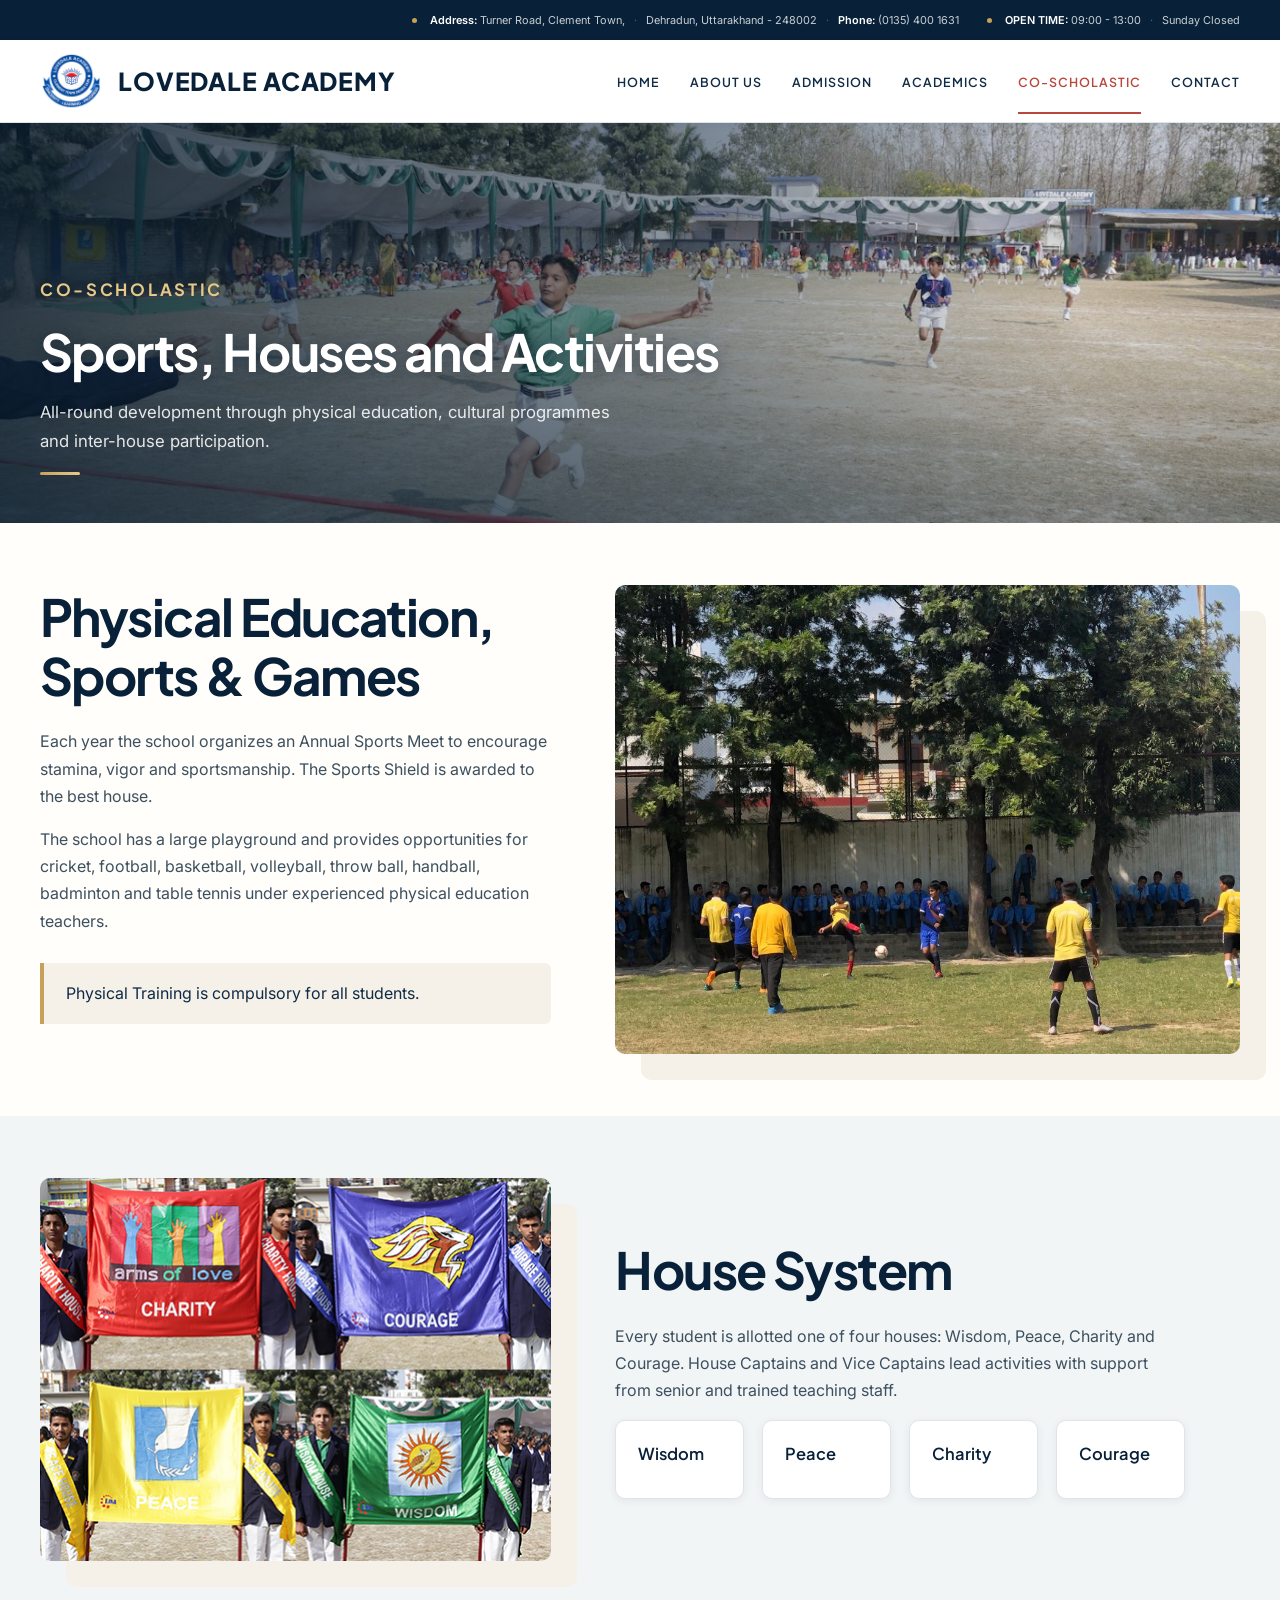
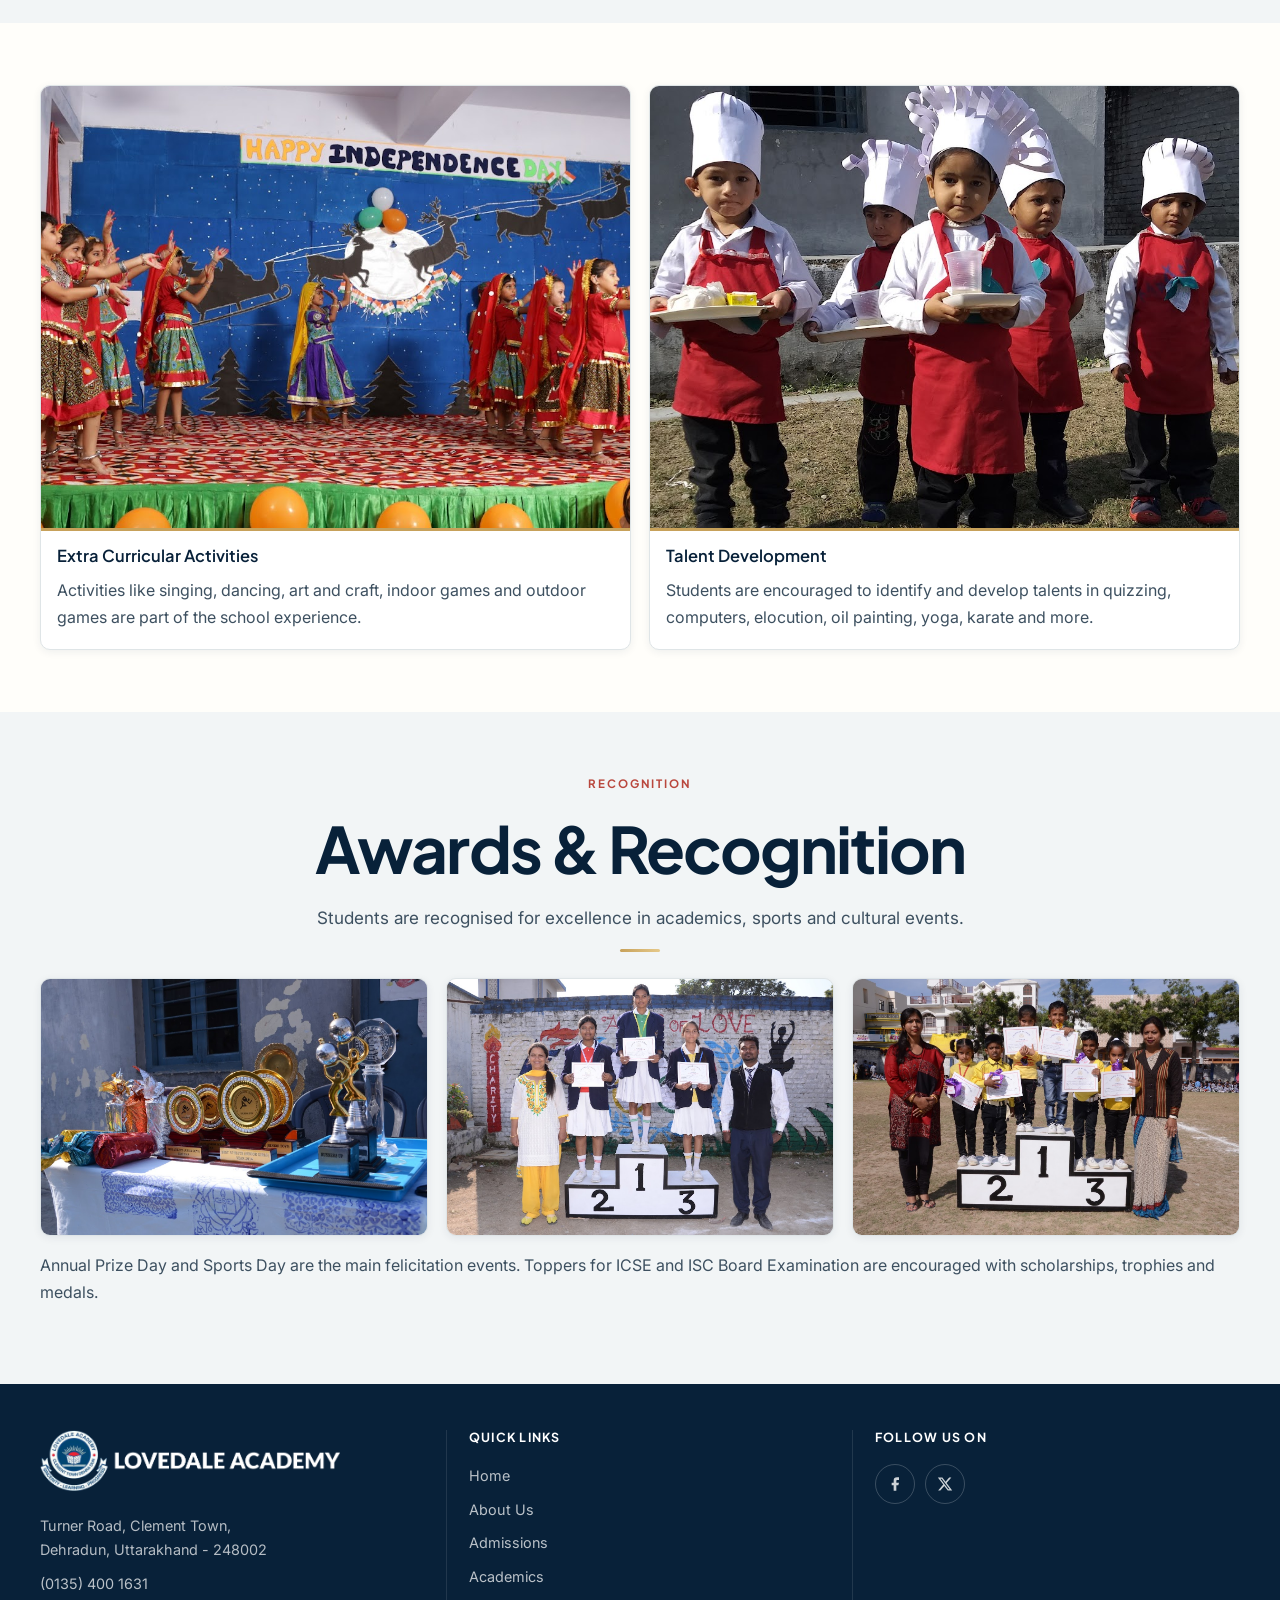
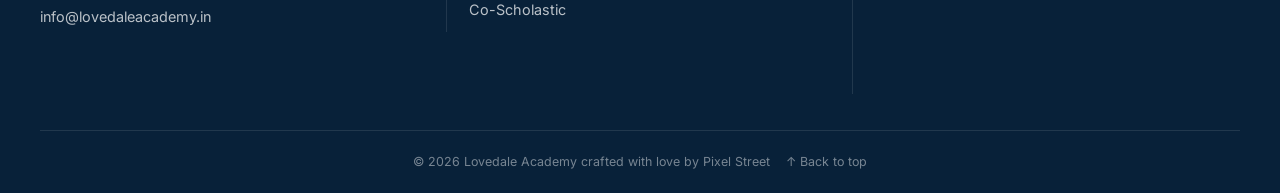
<file: co-scholastic/index.html>
<!doctype html>
<html lang="en">
<head>
  <meta charset="utf-8">
  <meta name="viewport" content="width=device-width, initial-scale=1">
  <title>Co-scholastic | Lovedale Academy</title>
  <meta name="description" content="Sports, house system, extracurricular activities and awards at Lovedale Academy, Dehradun.">
  <meta name="theme-color" content="#082139">
  <!-- Open Graph -->
  <meta property="og:title" content="Co-scholastic | Lovedale Academy">
  <meta property="og:description" content="Sports, house system, extracurricular activities and awards at Lovedale Academy.">
  <meta property="og:type" content="website">
  <meta property="og:url" content="https://lovedaleacademy.in/co-scholastic/">
  <meta property="og:image" content="https://lovedaleacademy.in/assets/images/site/media/2022/03/sports.jpg">
  <!-- Favicon -->
  <link rel="icon" type="image/png" sizes="32x32" href="/assets/images/favicon-32.png">
  <link rel="apple-touch-icon" sizes="180x180" href="/assets/images/favicon.png">
  <!-- Performance -->
  <link rel="preconnect" href="https://fonts.googleapis.com">
  <link rel="preconnect" href="https://fonts.gstatic.com" crossorigin>
  <link rel="preload" as="image" href="/assets/images/site/media/2022/03/sports.jpg" fetchpriority="high">
  <link rel="stylesheet" href="/assets/css/lovedale.css?v=16">
</head>
<body id="top">
  <header class="site-header">
    <div class="topbar">
      <div class="wrap">
        <a class="top-logo" href="/" aria-label="Lovedale Academy home"><img src="/assets/images/site/media/2022/04/lovedale-logo-full.png" alt="Lovedale Academy"></a>
        <div class="top-widgets" aria-label="School contact details">
          <div class="header-widget address-widget">
            <span class="header-icon" aria-hidden="true"></span>
            <div class="widget-copy"><p><strong>Address:</strong> Turner Road, Clement Town,</p><p>Dehradun, Uttarakhand - 248002</p><p><strong>Phone:</strong> (0135) 400 1631</p></div>
          </div>
          <div class="header-widget time-widget">
            <span class="header-icon" aria-hidden="true"></span>
            <div class="widget-copy"><p><strong>OPEN TIME:</strong> 09:00 - 13:00</p><p>Sunday Closed</p></div>
          </div>
        </div>
      </div>
    </div>
    <nav class="nav" aria-label="Main navigation"><div class="wrap">
      <a class="brand" href="/"><img class="brand-mark" src="/assets/images/favicon-512.png" alt="Lovedale Academy logo"><span class="brand-copy"><span class="brand-title">Lovedale Academy</span></span></a>
      <button class="nav-toggle" type="button" aria-expanded="false" aria-label="Open navigation"><span></span><span></span><span></span><span></span></button>
      <ul class="menu"><li><a href="/">Home</a></li><li><a href="/about-us/">About Us</a></li><li><a href="/admission/">Admission</a></li><li><a href="/academics/">Academics</a></li><li><a href="/co-scholastic/" aria-current="page">Co-scholastic</a></li><li><a href="/contact-us/">Contact</a></li></ul>
    </div></nav>
  </header>
  <main>
    <section class="section split-page split-co-scholastic"><div class="section-head"><p class="eyebrow">Co-scholastic</p><h1>Sports, Houses and Activities</h1><p class="lead">All-round development through physical education, cultural programmes and inter-house participation.</p></div></section>
    <section class="section"><div class="feature"><div><h2>Physical Education, Sports &amp; Games</h2><p>Each year the school organizes an Annual Sports Meet to encourage stamina, vigor and sportsmanship. The Sports Shield is awarded to the best house.</p><p>The school has a large playground and provides opportunities for cricket, football, basketball, volleyball, throw ball, handball, badminton and table tennis under experienced physical education teachers.</p><p class="notice">Physical Training is compulsory for all students.</p></div><img src="/assets/images/site/media/2022/03/phy-1.jpg" alt="Physical education at Lovedale"></div></section>
    <section class="section soft"><div class="inner"><div class="feature"><img src="/assets/images/site/media/2022/03/houses.jpg" alt="Lovedale house system"><div><h2>House System</h2><p>Every student is allotted one of four houses: Wisdom, Peace, Charity and Courage. House Captains and Vice Captains lead activities with support from senior and trained teaching staff.</p><div class="grid four"><div class="card pad"><h3>Wisdom</h3></div><div class="card pad"><h3>Peace</h3></div><div class="card pad"><h3>Charity</h3></div><div class="card pad"><h3>Courage</h3></div></div></div></div></div></section>
    <section class="section"><div class="grid two"><article class="card"><img src="/assets/images/site/media/2022/03/extra-1.jpg" alt="Extra curricular activities"><div class="body"><h3>Extra Curricular Activities</h3><p>Activities like singing, dancing, art and craft, indoor games and outdoor games are part of the school experience.</p></div></article><article class="card"><img src="/assets/images/site/media/2022/03/extra-2.jpg" alt="Students in activities"><div class="body"><h3>Talent Development</h3><p>Students are encouraged to identify and develop talents in quizzing, computers, elocution, oil painting, yoga, karate and more.</p></div></article></div></section>
    <section class="section soft"><div class="inner"><div class="section-head center"><p class="eyebrow">Recognition</p><h2>Awards &amp; Recognition</h2><p class="lead">Students are recognised for excellence in academics, sports and cultural events.</p></div><div class="grid three"><img class="card" src="/assets/images/site/media/2022/03/award-2-1.jpg" alt="Lovedale award ceremony"><img class="card" src="/assets/images/site/media/2022/03/award-1-1.jpg" alt="Students receiving awards"><img class="card" src="/assets/images/site/media/2022/03/awrad-3.jpg" alt="Lovedale recognition event"></div><p>Annual Prize Day and Sports Day are the main felicitation events. Toppers for ICSE and ISC Board Examination are encouraged with scholarships, trophies and medals.</p></div></section>
  </main>
  <footer class="footer"><div class="wrap"><div class="grid three"><div><h3>Lovedale Academy</h3><p>Turner Road, Clement Town,<br>Dehradun, Uttarakhand - 248002</p><p><a href="tel:+911354001631">(0135) 400 1631</a></p><p><a href="mailto:info@lovedaleacademy.in">info@lovedaleacademy.in</a></p></div><div><h3>Quick Links</h3><p><a href="/">Home</a></p><p><a href="/about-us/">About Us</a></p><p><a href="/admission/">Admissions</a></p><p><a href="/academics/">Academics</a></p><p><a href="/co-scholastic/">Co-Scholastic</a></p></div><div><h3>Follow Us On</h3><p class="social"><a href="https://www.facebook.com/pages/category/Private-School/Lovedale-Academy-206906786098849/" aria-label="Facebook" rel="noopener noreferrer" target="_blank"><svg viewBox="0 0 24 24" aria-hidden="true" fill="currentColor"><path d="M18 2h-3a5 5 0 0 0-5 5v3H7v4h3v8h4v-8h3l1-4h-4V7a1 1 0 0 1 1-1h3z"/></svg></a><a href="https://twitter.com/LovedaleAcademy" aria-label="Twitter / X" rel="noopener noreferrer" target="_blank"><svg viewBox="0 0 24 24" aria-hidden="true" fill="currentColor"><path d="M18.244 2.25h3.308l-7.227 8.26 8.502 11.24H16.17l-5.214-6.817L4.99 21.75H1.68l7.73-8.835L1.254 2.25H8.08l4.713 6.231zm-1.161 17.52h1.833L7.084 4.126H5.117z"/></svg></a></p><iframe class="footer-map" title="Lovedale Academy location" loading="lazy" referrerpolicy="no-referrer-when-downgrade" src="https://www.google.com/maps/embed?pb=!1m14!1m8!1m3!1d5794.670298335396!2d77.99849138282258!3d30.278925194876223!3m2!1i1024!2i768!4f13.1!3m3!1m2!1s0x0%3A0x893889ed2d765c8!2sLovedale%20Academy!5e0!3m2!1sen!2sin!4v1650264212124!5m2!1sen!2sin"></iframe></div></div><div class="bottom">© 2026 Lovedale Academy crafted with love by Pixel Street <a class="back-to-top" href="#top">↑ Back to top</a></div></div></footer><script src="/assets/js/main.js"></script>
</body>
</html>
</file>
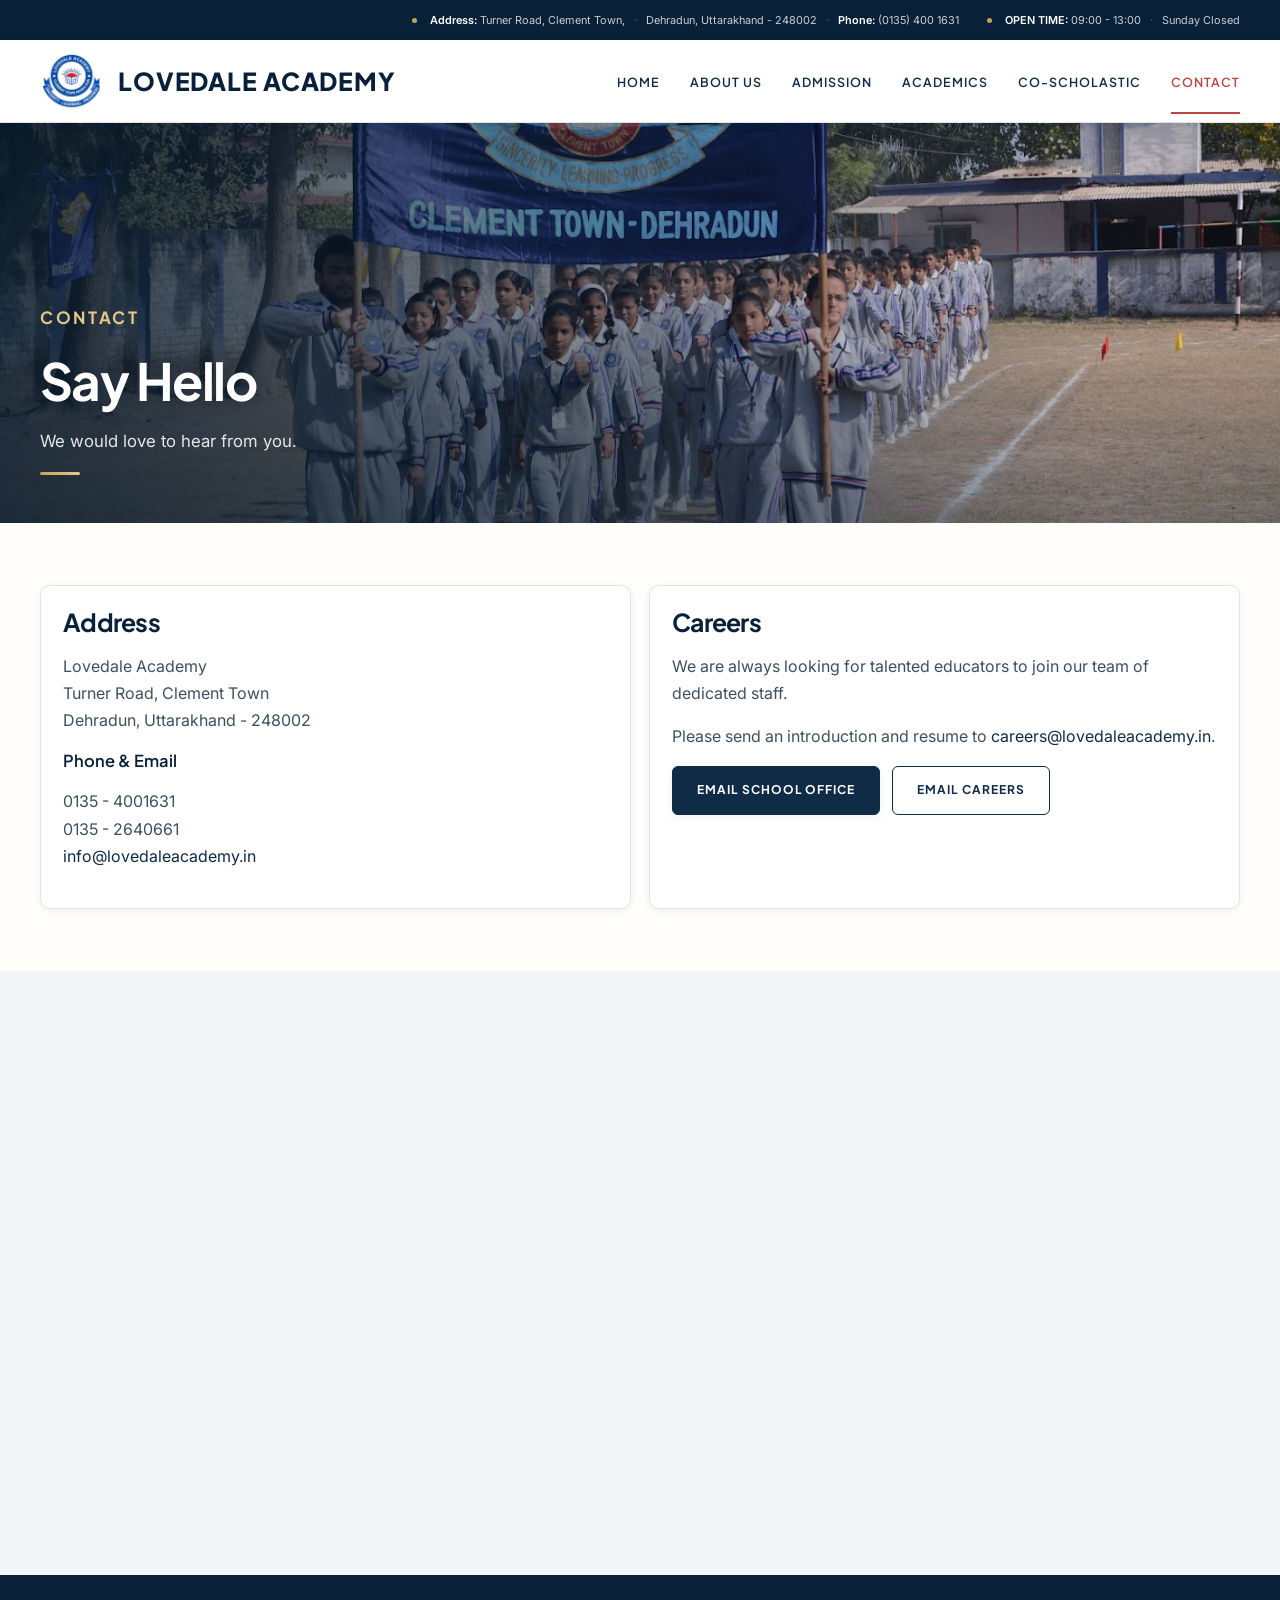
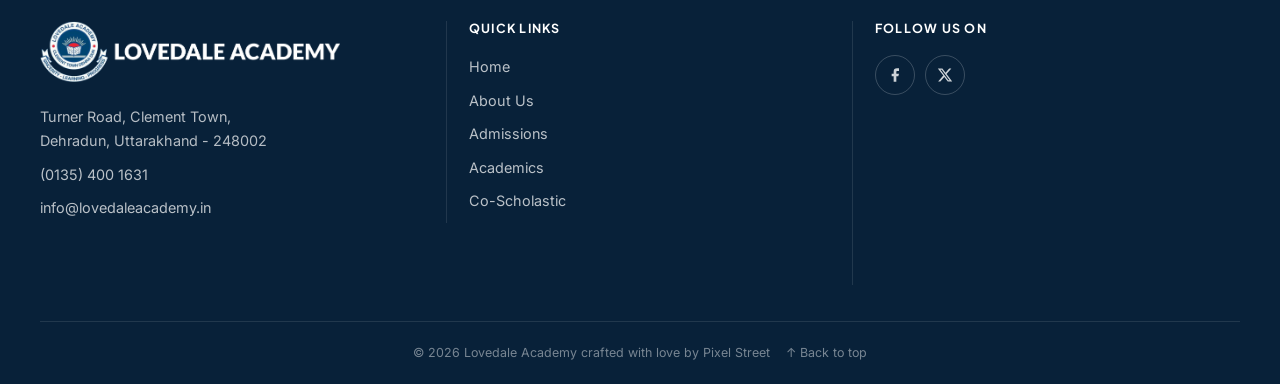
<file: contact-us/index.html>
<!doctype html>
<html lang="en">
<head>
  <meta charset="utf-8">
  <meta name="viewport" content="width=device-width, initial-scale=1">
  <title>Contact | Lovedale Academy</title>
  <meta name="description" content="Contact Lovedale Academy in Clement Town, Dehradun. Call (0135) 400 1631 or email us.">
  <meta name="theme-color" content="#082139">
  <!-- Open Graph -->
  <meta property="og:title" content="Contact | Lovedale Academy">
  <meta property="og:description" content="Get in touch with Lovedale Academy, Clement Town, Dehradun.">
  <meta property="og:type" content="website">
  <meta property="og:url" content="https://lovedaleacademy.in/contact-us/">
  <meta property="og:image" content="https://lovedaleacademy.in/assets/images/site/media/2022/03/banner-imag-1.jpg">
  <!-- Favicon -->
  <link rel="icon" type="image/png" sizes="32x32" href="/assets/images/favicon-32.png">
  <link rel="apple-touch-icon" sizes="180x180" href="/assets/images/favicon.png">
  <!-- Performance -->
  <link rel="preconnect" href="https://fonts.googleapis.com">
  <link rel="preconnect" href="https://fonts.gstatic.com" crossorigin>
  <link rel="preload" as="image" href="/assets/images/site/media/2022/03/banner-imag-1.jpg" fetchpriority="high">
  <link rel="stylesheet" href="/assets/css/lovedale.css?v=16">
</head>
<body id="top">
  <header class="site-header">
    <div class="topbar">
      <div class="wrap">
        <a class="top-logo" href="/" aria-label="Lovedale Academy home"><img src="/assets/images/site/media/2022/04/lovedale-logo-full.png" alt="Lovedale Academy"></a>
        <div class="top-widgets" aria-label="School contact details">
          <div class="header-widget address-widget">
            <span class="header-icon" aria-hidden="true"></span>
            <div class="widget-copy"><p><strong>Address:</strong> Turner Road, Clement Town,</p><p>Dehradun, Uttarakhand - 248002</p><p><strong>Phone:</strong> (0135) 400 1631</p></div>
          </div>
          <div class="header-widget time-widget">
            <span class="header-icon" aria-hidden="true"></span>
            <div class="widget-copy"><p><strong>OPEN TIME:</strong> 09:00 - 13:00</p><p>Sunday Closed</p></div>
          </div>
        </div>
      </div>
    </div>
    <nav class="nav" aria-label="Main navigation"><div class="wrap">
      <a class="brand" href="/"><img class="brand-mark" src="/assets/images/favicon-512.png" alt="Lovedale Academy logo"><span class="brand-copy"><span class="brand-title">Lovedale Academy</span></span></a>
      <button class="nav-toggle" type="button" aria-expanded="false" aria-label="Open navigation"><span></span><span></span><span></span><span></span></button>
      <ul class="menu"><li><a href="/">Home</a></li><li><a href="/about-us/">About Us</a></li><li><a href="/admission/">Admission</a></li><li><a href="/academics/">Academics</a></li><li><a href="/co-scholastic/">Co-scholastic</a></li><li><a href="/contact-us/" aria-current="page">Contact</a></li></ul>
    </div></nav>
  </header>
  <main>
    <section class="section split-page split-contact"><div class="section-head"><p class="eyebrow">Contact</p><h1>Say Hello</h1><p class="lead">We would love to hear from you.</p></div></section>
    <section class="section"><div class="grid two"><article class="card pad"><h2>Address</h2><p>Lovedale Academy<br>Turner Road, Clement Town<br>Dehradun, Uttarakhand - 248002</p><h3>Phone &amp; Email</h3><p>0135 - 4001631<br>0135 - 2640661<br><a href="mailto:info@lovedaleacademy.in">info@lovedaleacademy.in</a></p></article><article class="card pad"><h2>Careers</h2><p>We are always looking for talented educators to join our team of dedicated staff.</p><p>Please send an introduction and resume to <a href="mailto:careers@lovedaleacademy.in">careers@lovedaleacademy.in</a>.</p><div class="actions"><a class="button" href="mailto:info@lovedaleacademy.in?subject=Website%20Enquiry">Email School Office</a><a class="button outline" href="mailto:careers@lovedaleacademy.in?subject=Career%20Enquiry">Email Careers</a></div></article></div></section>
    <section class="section soft"><div class="inner"><iframe class="map" title="Lovedale Academy map" loading="lazy" allowfullscreen referrerpolicy="no-referrer-when-downgrade" src="https://www.google.com/maps/embed?pb=!1m18!1m12!1m3!1d3445.5466720431136!2d78.00089681886524!3d30.278495180186034!2m3!1f0!2f0!3f0!3m2!1i1024!2i768!4f13.1!3m3!1m2!1s0x39092bc40532475d%3A0x893889ed2d765c8!2sLovedale%20Academy!5e0!3m2!1sen!2sin!4v1650279920326!5m2!1sen!2sin"></iframe></div></section>
  </main>
  <footer class="footer"><div class="wrap"><div class="grid three"><div><h3>Lovedale Academy</h3><p>Turner Road, Clement Town,<br>Dehradun, Uttarakhand - 248002</p><p><a href="tel:+911354001631">(0135) 400 1631</a></p><p><a href="mailto:info@lovedaleacademy.in">info@lovedaleacademy.in</a></p></div><div><h3>Quick Links</h3><p><a href="/">Home</a></p><p><a href="/about-us/">About Us</a></p><p><a href="/admission/">Admissions</a></p><p><a href="/academics/">Academics</a></p><p><a href="/co-scholastic/">Co-Scholastic</a></p></div><div><h3>Follow Us On</h3><p class="social"><a href="https://www.facebook.com/pages/category/Private-School/Lovedale-Academy-206906786098849/" aria-label="Facebook" rel="noopener noreferrer" target="_blank"><svg viewBox="0 0 24 24" aria-hidden="true" fill="currentColor"><path d="M18 2h-3a5 5 0 0 0-5 5v3H7v4h3v8h4v-8h3l1-4h-4V7a1 1 0 0 1 1-1h3z"/></svg></a><a href="https://twitter.com/LovedaleAcademy" aria-label="Twitter / X" rel="noopener noreferrer" target="_blank"><svg viewBox="0 0 24 24" aria-hidden="true" fill="currentColor"><path d="M18.244 2.25h3.308l-7.227 8.26 8.502 11.24H16.17l-5.214-6.817L4.99 21.75H1.68l7.73-8.835L1.254 2.25H8.08l4.713 6.231zm-1.161 17.52h1.833L7.084 4.126H5.117z"/></svg></a></p><iframe class="footer-map" title="Lovedale Academy location" loading="lazy" referrerpolicy="no-referrer-when-downgrade" src="https://www.google.com/maps/embed?pb=!1m14!1m8!1m3!1d5794.670298335396!2d77.99849138282258!3d30.278925194876223!3m2!1i1024!2i768!4f13.1!3m3!1m2!1s0x0%3A0x893889ed2d765c8!2sLovedale%20Academy!5e0!3m2!1sen!2sin!4v1650264212124!5m2!1sen!2sin"></iframe></div></div><div class="bottom">© 2026 Lovedale Academy crafted with love by Pixel Street <a class="back-to-top" href="#top">↑ Back to top</a></div></div></footer><script src="/assets/js/main.js"></script>
</body>
</html>
</file>
<file: assets/css/lovedale.css>
@import url("https://fonts.googleapis.com/css2?family=Plus+Jakarta+Sans:wght@400;500;600;700;800&family=Inter:wght@400;500;600&display=swap");

:root {
  --ink: #102b46;
  --ink-strong: #082139;
  --blue: #0d4f7a;
  --blue-soft: #e8f0f5;
  --red: #b9473d;
  --gold: #c7a15a;
  --gold-light: #e6c98a;
  --paper: #fffefa;
  --cream: #f5f1e8;
  --mist: #f2f5f6;
  --text: #3d5060;
  --muted: #5e7282;
  --line: #dfe5e7;
  --white: #ffffff;
  --shadow-sm: 0 2px 8px rgba(16, 43, 70, 0.07);
  --shadow: 0 8px 32px rgba(16, 43, 70, 0.1);
  --shadow-lg: 0 20px 56px rgba(16, 43, 70, 0.14);
  --radius: 10px;
  --radius-sm: 6px;
  font-family: "Inter", -apple-system, BlinkMacSystemFont, "Segoe UI", sans-serif;
}

* {
  box-sizing: border-box;
}

html {
  scroll-behavior: smooth;
  overflow-x: hidden;
}

body {
  margin: 0;
  color: var(--text);
  background: var(--paper);
  font-size: 16px;
  line-height: 1.7;
  -webkit-font-smoothing: antialiased;
  -webkit-tap-highlight-color: transparent;
  overflow-x: hidden;
}

body.menu-open {
  overflow: hidden;
}

img {
  display: block;
  max-width: 100%;
}

a {
  color: var(--ink);
  text-decoration: none;
  transition: color 180ms ease, background-color 180ms ease, border-color 180ms ease, transform 200ms ease, box-shadow 200ms ease;
}

a:hover {
  color: var(--red);
}

a:focus-visible,
button:focus-visible {
  outline: 3px solid rgba(199, 161, 90, 0.7);
  outline-offset: 4px;
}

.wrap,
.section,
.footer .wrap {
  width: min(1200px, calc(100% - 48px));
  margin: 0 auto;
}

/* ─── HEADER ─── */

.site-header {
  position: relative;
  z-index: 40;
  background: var(--white);
}

.topbar {
  background: var(--ink-strong);
  color: var(--white);
}

.topbar .wrap {
  min-height: 40px;
  display: flex;
  align-items: center;
  justify-content: flex-end;
  gap: 24px;
}

.top-logo {
  display: none;
}

.top-logo img {
  width: 100%;
  height: auto;
}

.top-widgets {
  display: flex;
  align-items: center;
  gap: 28px;
  margin-left: auto;
}

.header-widget {
  display: flex;
  align-items: center;
}

.header-icon {
  width: 5px;
  height: 5px;
  flex: 0 0 auto;
  margin-right: 13px;
  border-radius: 50%;
  background: var(--gold);
}

.widget-copy {
  display: flex;
  align-items: center;
  gap: 9px;
  padding-left: 0;
  border-left: 0;
}

.widget-copy p {
  margin: 0;
  color: rgba(255, 255, 255, 0.78);
  font-size: 0.68rem;
  line-height: 1.3;
  white-space: nowrap;
}

.widget-copy p + p::before {
  content: "·";
  margin-right: 9px;
  color: rgba(255, 255, 255, 0.3);
}

.widget-copy strong {
  color: var(--white);
  font-weight: 600;
}

/* ─── NAV ─── */

.nav {
  position: sticky;
  top: 0;
  z-index: 35;
  background: rgba(255, 255, 255, 0.96);
  border-top: 0;
  border-bottom: 1px solid var(--line);
  backdrop-filter: blur(14px);
  -webkit-backdrop-filter: blur(14px);
  box-shadow: var(--shadow-sm);
}

.nav .wrap {
  min-height: 82px;
  display: flex;
  align-items: center;
  justify-content: space-between;
  gap: 36px;
}

.brand {
  display: flex;
  align-items: center;
  gap: 16px;
  text-decoration: none;
  flex: 0 0 auto;
}

.brand-mark {
  width: 62px;
  height: 62px;
  object-fit: contain;
  flex-shrink: 0;
}

.brand-copy {
  display: flex;
  flex-direction: column;
  justify-content: center;
}

.brand-title {
  color: var(--ink-strong);
  font-family: "Plus Jakarta Sans", sans-serif;
  font-size: 1.55rem;
  font-weight: 800;
  letter-spacing: 0.035em;
  line-height: 1;
  text-transform: uppercase;
}

.menu {
  display: flex;
  align-items: center;
  justify-content: center;
  gap: 30px;
  margin: 0;
  padding: 0;
  list-style: none;
}

.menu a {
  position: relative;
  display: block;
  padding: 22px 0 20px;
  color: var(--ink);
  font-family: "Plus Jakarta Sans", sans-serif;
  font-size: 0.78rem;
  font-weight: 600;
  letter-spacing: 0.08em;
  line-height: 24px;
  text-transform: uppercase;
}

.menu a::after {
  content: "";
  position: absolute;
  right: 0;
  bottom: 0;
  left: 0;
  height: 2px;
  background: var(--red);
  transform: scaleX(0);
  transform-origin: right;
  transition: transform 200ms ease;
}

.menu a:hover,
.menu a[aria-current="page"] {
  color: var(--red);
}

.menu a:hover::after,
.menu a[aria-current="page"]::after {
  transform: scaleX(1);
  transform-origin: left;
}

.nav-toggle {
  display: none;
  width: 42px;
  height: 42px;
  padding: 11px 8px;
  border: 0;
  background: transparent;
  cursor: pointer;
}

.nav-toggle span {
  display: block;
  width: 26px;
  height: 2px;
  margin: 5px 0;
  background: var(--ink);
  transition: transform 180ms ease, opacity 180ms ease;
}

.nav-toggle[aria-expanded="true"] span:nth-child(1),
.nav-toggle[aria-expanded="true"] span:nth-child(4) {
  opacity: 0;
}

.nav-toggle[aria-expanded="true"] span:nth-child(2) {
  transform: translateY(3.5px) rotate(45deg);
}

.nav-toggle[aria-expanded="true"] span:nth-child(3) {
  transform: translateY(-3.5px) rotate(-45deg);
}

/* ─── TYPOGRAPHY ─── */

h1,
h2,
h3,
h4,
h5 {
  margin: 0;
  color: var(--ink-strong);
  font-family: "Plus Jakarta Sans", sans-serif;
  line-height: 1.15;
}

h1,
h2 {
  letter-spacing: -0.03em;
}

/* ─── HERO ─── */

.hero {
  position: relative;
  min-height: min(580px, calc(100vh - 159px));
  display: grid;
  align-items: end;
  overflow: hidden;
  color: var(--white);
}

.hero::before {
  content: "";
  position: absolute;
  inset: 0;
  background:
    linear-gradient(90deg, rgba(6, 26, 44, 0.82) 0%, rgba(6, 26, 44, 0.42) 52%, rgba(6, 26, 44, 0.06) 82%),
    linear-gradient(0deg, rgba(6, 26, 44, 0.38), transparent 50%);
  z-index: 1;
}

.hero-bg {
  position: absolute;
  inset: -5%;
  background: url("../images/site/media/2022/07/sincerity-scaled.jpg") center 42% / cover no-repeat;
  animation: kenburns 20s ease-in-out infinite alternate;
  will-change: transform;
}

@keyframes kenburns {
  from { transform: scale(1); }
  to   { transform: scale(1.07); }
}

.hero .section {
  position: relative;
  z-index: 2;
  padding-top: 72px;
  padding-bottom: 46px;
}

.hero .hero-copy {
  max-width: 720px;
}

.eyebrow {
  margin: 0 0 18px;
  color: var(--red);
  font-family: "Plus Jakarta Sans", sans-serif;
  font-size: 0.72rem;
  font-weight: 700;
  letter-spacing: 0.16em;
  text-transform: uppercase;
}

.hero .eyebrow {
  color: #f2d69f;
}

.hero h1 {
  max-width: 1120px;
  color: var(--white);
  font-size: clamp(2.4rem, 4.2vw, 4rem);
  font-weight: 700;
  line-height: 1.05;
}

.hero .motto {
  display: flex;
  align-items: center;
  flex-wrap: wrap;
  gap: 0.12em 0;
  letter-spacing: -0.04em;
}

.hero .motto-word {
  display: inline-flex;
  align-items: center;
  white-space: nowrap;
  opacity: 0;
  transform: translateY(20px);
  animation: fadeUp 0.6s forwards;
}

.hero .motto-word:nth-child(1) { animation-delay: 0.1s; }
.hero .motto-word:nth-child(2) { animation-delay: 0.28s; }
.hero .motto-word:nth-child(3) { animation-delay: 0.46s; }

@keyframes fadeUp {
  to {
    opacity: 1;
    transform: translateY(0);
  }
}

.hero .motto-word + .motto-word::before {
  content: "";
  width: 0.1em;
  height: 0.1em;
  margin: 0 0.34em;
  flex: 0 0 auto;
  border-radius: 50%;
  background: var(--gold);
}

.hero-tagline {
  max-width: 820px;
  margin: 18px 0 30px;
  color: rgba(255, 255, 255, 0.88);
  font-size: clamp(0.95rem, 1.4vw, 1.1rem);
  font-weight: 400;
  line-height: 1.55;
  opacity: 0;
  animation: fadeUp 0.6s 0.6s forwards;
}

.hero p {
  max-width: 650px;
  margin: 28px 0 34px;
  color: rgba(255, 255, 255, 0.86);
  font-size: clamp(1rem, 1.6vw, 1.17rem);
  line-height: 1.7;
}

.hero .actions {
  opacity: 0;
  animation: fadeUp 0.6s 0.76s forwards;
}

.actions {
  display: flex;
  align-items: center;
  flex-wrap: wrap;
  gap: 12px;
}

/* ─── BUTTONS ─── */

.button {
  min-height: 49px;
  display: inline-flex;
  align-items: center;
  justify-content: center;
  padding: 13px 24px;
  border: 1px solid var(--ink);
  border-radius: var(--radius-sm);
  background: var(--ink);
  color: var(--white);
  font-family: "Plus Jakarta Sans", sans-serif;
  font-size: 0.75rem;
  font-weight: 700;
  letter-spacing: 0.08em;
  line-height: 1.2;
  text-transform: uppercase;
  box-shadow: var(--shadow-sm);
}

.button:hover,
.button.secondary {
  border-color: var(--red);
  background: var(--red);
  color: var(--white);
  transform: translateY(-2px);
  box-shadow: 0 8px 24px rgba(185, 71, 61, 0.3);
}

.button.outline {
  border-color: var(--ink);
  background: transparent;
  color: var(--ink);
  box-shadow: none;
}

.button.outline:hover {
  border-color: var(--ink);
  background: var(--ink);
  color: var(--white);
  transform: translateY(-2px);
}

.hero .button {
  border-color: var(--white);
  background: var(--white);
  color: var(--ink);
  box-shadow: 0 4px 20px rgba(0,0,0,0.18);
}

.hero .button:hover {
  border-color: var(--gold);
  background: var(--gold);
  color: var(--ink-strong);
  box-shadow: 0 8px 28px rgba(199,161,90,0.35);
}

.hero .button.outline {
  border-color: rgba(255, 255, 255, 0.55);
  background: transparent;
  color: var(--white);
  box-shadow: none;
}

.hero .button.outline:hover {
  border-color: var(--white);
  background: rgba(255, 255, 255, 0.14);
  color: var(--white);
}

.hero-facts {
  display: flex;
  flex-wrap: wrap;
  gap: 12px 28px;
  margin-top: 48px;
  color: rgba(255, 255, 255, 0.72);
  font-size: 0.76rem;
  letter-spacing: 0.08em;
  text-transform: uppercase;
}

.hero-facts span {
  display: flex;
  align-items: center;
  gap: 10px;
}

.hero-facts span::before {
  content: "";
  width: 5px;
  height: 5px;
  border-radius: 50%;
  background: var(--gold);
}

/* ─── ANNOUNCEMENT / ADMISSION CALLOUT ─── */

.announcement {
  width: 100%;
  padding: 0;
  background: var(--cream);
  color: var(--ink);
}

.announcement.admission-callout {
  width: 100%;
  margin: 0;
  background: linear-gradient(105deg, #1a3d58 0%, #0d4f7a 50%, #1a3d58 100%);
  border-bottom: none;
}

.announcement.admission-callout .inner {
  width: min(1200px, calc(100% - 48px));
  min-height: 92px;
  display: flex;
  align-items: center;
  justify-content: space-between;
  gap: 28px;
  padding: 18px 0;
  margin: 0 auto;
}

.announcement.admission-callout h3 {
  color: var(--white);
  font-size: 1.15rem;
  font-weight: 700;
}

.announcement.admission-callout p {
  margin: 4px 0 0;
  color: rgba(255, 255, 255, 0.75);
  font-size: 0.95rem;
}

.announcement.admission-callout .button {
  flex-shrink: 0;
  border-color: var(--gold);
  background: var(--gold);
  color: var(--ink-strong);
  animation: pulse-glow 2.5s ease-in-out infinite;
}

.announcement.admission-callout .button:hover {
  border-color: var(--gold-light);
  background: var(--gold-light);
  color: var(--ink-strong);
  animation: none;
  transform: translateY(-2px);
}

@keyframes pulse-glow {
  0%, 100% { box-shadow: 0 4px 16px rgba(199,161,90,0.3); }
  50%       { box-shadow: 0 4px 28px rgba(199,161,90,0.6); }
}

.announcement .inner {
  width: min(1200px, calc(100% - 48px));
  min-height: 108px;
  margin: 0 auto;
  display: grid;
  grid-template-columns: auto 1fr auto;
  align-items: center;
  gap: 24px;
}

.announcement .icon {
  width: 52px;
  height: 52px;
  display: grid;
  place-items: center;
  border: 1px solid rgba(16, 43, 70, 0.18);
  border-radius: 50%;
  color: var(--red);
  font-family: "Plus Jakarta Sans", sans-serif;
  font-size: 0.7rem;
  font-weight: 700;
  letter-spacing: 0.04em;
}

.announcement h2,
.announcement h3 {
  font-size: 1.15rem;
  font-weight: 600;
}

.announcement p {
  margin: 5px 0 0;
  color: var(--muted);
}

/* ─── SECTIONS ─── */

.section {
  padding-top: 62px;
  padding-bottom: 62px;
}

.section.tight {
  padding-top: 38px;
  padding-bottom: 38px;
}

.section.soft {
  width: 100%;
  max-width: none;
  background: var(--mist);
}

.section.soft > .inner,
.band > .inner {
  width: min(1200px, calc(100% - 48px));
  margin: 0 auto;
}

.section-head {
  max-width: 780px;
  margin-bottom: 26px;
}

.section-head.center {
  margin-right: auto;
  margin-left: auto;
  text-align: center;
}

.section-head h1,
.section-head h2 {
  font-size: clamp(2.4rem, 5vw, 4.2rem);
  font-weight: 700;
}

.section-head::after,
.divider::after {
  content: "";
  display: block;
  width: 40px;
  height: 3px;
  margin-top: 16px;
  background: linear-gradient(90deg, var(--gold), var(--gold-light));
  border-radius: 2px;
}

.section-head.center::after,
.divider.center::after {
  margin-right: auto;
  margin-left: auto;
}

.lead {
  color: var(--text);
  font-size: 1.07rem;
}

/* ─── GRID ─── */

.grid {
  display: grid;
  gap: 18px;
}

.grid.two {
  grid-template-columns: repeat(2, minmax(0, 1fr));
}

.grid.three {
  grid-template-columns: repeat(3, minmax(0, 1fr));
}

.grid.four {
  grid-template-columns: repeat(4, minmax(0, 1fr));
}

/* ─── CARDS ─── */

.card {
  overflow: hidden;
  background: var(--white);
  border: 1px solid var(--line);
  border-radius: var(--radius);
  transition: transform 280ms ease, box-shadow 280ms ease;
  box-shadow: var(--shadow-sm);
}

.card:hover {
  transform: translateY(-5px);
  box-shadow: var(--shadow-lg);
}

.card.pad {
  min-height: 100%;
  padding: 22px;
}

.card img {
  width: 100%;
  aspect-ratio: 4 / 3;
  object-fit: cover;
  transition: transform 600ms ease;
}

.card:hover img {
  transform: scale(1.04);
}

.card h2 {
  margin-bottom: 16px;
  font-size: 1.55rem;
}

.card h3 {
  margin-bottom: 10px;
  font-size: 1.03rem;
  font-weight: 600;
  line-height: 1.35;
}

.card .body {
  padding: 14px 16px 18px;
  border-top: 3px solid var(--gold);
}

.card .body p {
  margin: 8px 0 0;
}

/* ─── FEATURE ─── */

.feature {
  display: grid;
  grid-template-columns: minmax(0, 0.9fr) minmax(420px, 1.1fr);
  gap: clamp(34px, 5vw, 64px);
  align-items: center;
}

.feature > div {
  max-width: 570px;
}

.feature h2 {
  margin-bottom: 24px;
  font-size: clamp(2.2rem, 4vw, 3.6rem);
  font-weight: 700;
}

.feature img {
  width: 100%;
  aspect-ratio: 4 / 3;
  object-fit: cover;
  border-radius: var(--radius);
  box-shadow: 26px 26px 0 var(--cream);
}

/* ─── SCHOOL INTRO ─── */

.school-intro {
  max-width: 840px;
  margin: 0 auto 32px;
  text-align: center;
}

.school-intro p {
  margin: 0 auto 26px;
  font-size: 1.06rem;
}

/* ─── FOUNDERS ─── */

.founders {
  display: grid;
  grid-template-columns: minmax(240px, 0.58fr) minmax(0, 1.42fr);
  gap: clamp(34px, 5vw, 62px);
  align-items: start;
}

.founder-portraits {
  display: grid;
  gap: 18px;
}

.founder-portraits .card img {
  aspect-ratio: 1 / 1;
  object-position: center top;
}

.founder-copy {
  max-width: 760px;
  color: var(--ink);
  font-size: 1.02rem;
  line-height: 1.85;
}

.founder-copy p {
  margin: 0 0 22px;
}

.founder-signature {
  color: var(--blue);
  font-family: "Plus Jakarta Sans", sans-serif;
  font-size: 1.15rem;
  font-weight: 600;
}

/* ─── ACADEMICS STEPS ─── */

.grid.steps {
  grid-template-columns: repeat(3, minmax(0, 1fr));
  gap: 1px;
  background: var(--line);
  border: 1px solid var(--line);
  border-radius: var(--radius);
  overflow: hidden;
}

.program {
  min-height: 160px;
  display: grid;
  grid-template-columns: auto 1fr;
  align-content: start;
  gap: 14px;
  padding: 20px;
  background: var(--white);
  transition: background 220ms ease;
}

.program:hover {
  background: #fafeff;
}

.program .num {
  width: 38px;
  height: 38px;
  display: grid;
  place-items: center;
  border-radius: 50%;
  background: linear-gradient(135deg, var(--ink), var(--blue));
  color: var(--white);
  font-family: "Plus Jakarta Sans", sans-serif;
  font-size: 0.78rem;
  font-weight: 700;
}

.program h3 {
  margin: 6px 0 12px;
  font-size: 1.06rem;
  font-weight: 600;
}

.program p {
  margin: 0;
  color: var(--muted);
  font-size: 0.92rem;
}

/* ─── STATS ─── */

.stats {
  width: 100%;
  max-width: none;
  padding-top: 44px;
  padding-bottom: 44px;
  background: linear-gradient(135deg, #0a2035 0%, #102b46 50%, #133352 100%);
  color: var(--white);
  position: relative;
  overflow: hidden;
}

.stats::before {
  content: "";
  position: absolute;
  inset: 0;
  background-image: radial-gradient(circle at 20% 50%, rgba(199,161,90,0.08) 0%, transparent 60%),
                    radial-gradient(circle at 80% 50%, rgba(13,79,122,0.15) 0%, transparent 60%);
}

.stats .grid {
  position: relative;
  width: min(1200px, calc(100% - 48px));
  margin: 0 auto;
}

.stat {
  min-height: 98px;
  display: flex;
  flex-direction: column;
  align-items: center;
  justify-content: center;
  text-align: center;
  border-right: 1px solid rgba(255, 255, 255, 0.12);
}

.stat:last-child {
  border-right: 0;
}

.stat strong {
  display: block;
  color: var(--gold-light);
  font-family: "Plus Jakarta Sans", sans-serif;
  font-size: clamp(2.2rem, 3.5vw, 2.8rem);
  font-weight: 700;
  line-height: 1;
  letter-spacing: -0.02em;
}

.stat span {
  display: block;
  margin-top: 10px;
  color: rgba(255, 255, 255, 0.6);
  font-size: 0.71rem;
  letter-spacing: 0.12em;
  text-transform: uppercase;
}

/* ─── SPLIT PAGE HERO (SUBPAGES) ─── */

.split-page {
  position: relative;
  width: 100%;
  max-width: none;
  min-height: 400px;
  display: grid;
  align-items: end;
  overflow: hidden;
  padding-top: 0;
  padding-bottom: 0;
  background-color: var(--ink);
  background-position: center;
  background-size: cover;
  color: var(--white);
  border-bottom: 0;
}

.split-page::before {
  content: "";
  position: absolute;
  inset: 0;
  background:
    linear-gradient(90deg, rgba(6, 26, 44, 0.82) 0%, rgba(6, 26, 44, 0.44) 55%, rgba(6, 26, 44, 0.08) 85%),
    linear-gradient(0deg, rgba(6, 26, 44, 0.35), transparent 50%);
}

.split-about {
  background-image: url("../images/site/media/2022/03/the-school-img.jpg");
  background-position: center 48%;
}

.split-admission {
  background-image: url("../images/site/media/2022/03/pre-primary.jpg");
  background-position: center 42%;
}

.split-academics {
  background-image: url("../images/site/media/2022/03/higher.jpg");
  background-position: center 45%;
}

.split-co-scholastic {
  background-image: url("../images/site/media/2022/03/sports.jpg");
  background-position: center 48%;
}

.split-contact {
  background-image: url("../images/site/media/2022/03/banner-imag-1.jpg");
  background-position: center 42%;
}

.split-page .section-head {
  position: relative;
  z-index: 1;
  width: min(760px, calc(100% - 48px));
  margin: 0 0 48px max(24px, calc((100vw - 1200px) / 2));
  padding: 0;
  background: transparent;
  box-shadow: none;
  backdrop-filter: none;
  -webkit-backdrop-filter: none;
  border-radius: 0;
}

.split-page .section-head::after {
  background: linear-gradient(90deg, var(--gold), var(--gold-light));
}

.split-page h1 {
  color: var(--white);
  font-size: clamp(2.4rem, 4vw, 3.8rem);
  font-weight: 700;
  text-shadow: 0 2px 16px rgba(6, 26, 44, 0.4);
}

.split-page p {
  max-width: 600px;
  color: rgba(255, 255, 255, 0.88);
  font-size: 1.05rem;
}

.split-page .eyebrow {
  color: var(--gold-light);
  text-shadow: none;
}

/* ─── LIST ─── */

.list {
  margin: 20px 0 0;
  padding-left: 1.15rem;
}

.list li {
  margin-bottom: 11px;
}

.list li::marker {
  color: var(--gold);
}

/* ─── NOTICE ─── */

.notice {
  margin: 28px 0;
  padding: 17px 22px;
  border-left: 4px solid var(--gold);
  background: var(--cream);
  border-radius: 0 var(--radius-sm) var(--radius-sm) 0;
  color: var(--ink);
}

/* ─── CONTACT STRIP ─── */

.contact-strip {
  width: 100%;
  max-width: none;
  padding: 0;
  background: var(--ink);
  color: var(--white);
}

.contact-strip h2 {
  color: var(--white);
}

.contact-strip .inner {
  width: min(1200px, calc(100% - 48px));
  min-height: 108px;
  margin: 0 auto;
  display: flex;
  align-items: center;
  justify-content: space-between;
  gap: 24px;
}

/* ─── MAP ─── */

.map {
  width: 100%;
  min-height: 480px;
  display: block;
  border: 0;
  border-radius: var(--radius);
  filter: saturate(0.72) contrast(1.05);
}

/* ─── FOOTER ─── */

.footer {
  background: var(--ink-strong);
  color: rgba(255, 255, 255, 0.7);
}

.footer .grid {
  align-items: start;
  padding: 46px 0 36px;
}

.footer .grid > div + div {
  padding-left: 22px;
  border-left: 1px solid rgba(255, 255, 255, 0.10);
}

.footer .grid > div:first-child::before {
  content: "";
  display: block;
  width: min(300px, 100%);
  height: 62px;
  margin-bottom: 22px;
  background: url("../images/site/media/2022/04/lovedale-logo-full.png") left center / contain no-repeat;
}

.footer .grid > div:first-child h3 {
  display: none;
}

.footer h2,
.footer h3 {
  margin-bottom: 20px;
  color: var(--white);
  font-size: 0.78rem;
  font-weight: 700;
  letter-spacing: 0.1em;
  text-transform: uppercase;
}

.footer p {
  margin: 0 0 9px;
  font-size: 0.9rem;
}

.footer a {
  color: rgba(255, 255, 255, 0.72);
}

.footer a:hover {
  color: var(--gold);
}

.footer .social {
  display: flex;
  gap: 10px;
  margin-bottom: 22px;
}

.footer .social a {
  width: 40px;
  height: 40px;
  display: grid;
  place-items: center;
  border: 1px solid rgba(255, 255, 255, 0.2);
  border-radius: 50%;
  color: rgba(255, 255, 255, 0.8);
  transition: border-color 180ms ease, color 180ms ease, background-color 180ms ease, transform 180ms ease;
}

.footer .social a:hover {
  border-color: var(--gold);
  color: var(--gold);
  background-color: rgba(199, 161, 90, 0.1);
  transform: translateY(-2px);
}

.footer .social svg {
  width: 16px;
  height: 16px;
  fill: currentColor;
}

.footer-map {
  width: 100%;
  height: 160px;
  border: 0;
  border-radius: var(--radius-sm);
  filter: saturate(0.55) contrast(1.05);
}

.footer .bottom {
  padding: 20px 0;
  border-top: 1px solid rgba(255, 255, 255, 0.1);
  color: rgba(255, 255, 255, 0.45);
  font-size: 0.78rem;
  text-align: center;
  display: flex;
  align-items: center;
  justify-content: center;
  gap: 16px;
}

.footer .back-to-top {
  color: rgba(255, 255, 255, 0.45);
  font-size: 0.78rem;
  text-decoration: none;
  transition: color 180ms;
}

.footer .back-to-top:hover {
  color: var(--gold);
}

/* ─── SCROLL REVEAL ANIMATIONS ─── */

.reveal {
  opacity: 0;
  transform: translateY(28px);
  transition: opacity 0.55s ease, transform 0.55s ease;
}

.reveal.visible {
  opacity: 1;
  transform: translateY(0);
}

.reveal-delay-1 { transition-delay: 0.08s; }
.reveal-delay-2 { transition-delay: 0.16s; }
.reveal-delay-3 { transition-delay: 0.24s; }
.reveal-delay-4 { transition-delay: 0.32s; }
.reveal-delay-5 { transition-delay: 0.40s; }
.reveal-delay-6 { transition-delay: 0.48s; }
.reveal-delay-7 { transition-delay: 0.56s; }
.reveal-delay-8 { transition-delay: 0.64s; }

/* ─── RESPONSIVE ─── */

@media (max-width: 960px) {
  .topbar .wrap {
    gap: 22px;
  }

  .top-logo {
    width: min(310px, 34vw);
  }

  .time-widget {
    display: none;
  }

  .grid.four {
    grid-template-columns: repeat(2, minmax(0, 1fr));
  }

  .grid.steps {
    grid-template-columns: repeat(2, minmax(0, 1fr));
  }

  .feature {
    grid-template-columns: 1fr;
  }

  .founders {
    grid-template-columns: minmax(220px, 0.5fr) minmax(0, 1.5fr);
    gap: 30px;
  }

  .feature > div {
    max-width: 760px;
  }

  .feature img {
    box-shadow: 18px 18px 0 var(--cream);
  }
}

@media (max-width: 760px) {
  body {
    font-size: 15px;
  }

  .wrap,
  .section,
  .footer .wrap {
    width: min(100% - 32px, 1200px);
  }

  .topbar {
    display: none;
  }

  .nav .wrap {
    min-height: 75px;
    justify-content: space-between;
  }

  .brand {
    display: flex;
    align-items: center;
    gap: 12px;
    width: auto;
  }

  .brand-mark {
    width: 48px;
    height: 48px;
  }

  .brand-title {
    font-size: 1.15rem;
  }

  .nav-toggle {
    display: block;
  }

  .menu {
    position: fixed;
    top: 75px;
    right: 0;
    bottom: auto;
    left: 0;
    z-index: 1;
    height: calc(100vh - 75px);
    height: calc(100dvh - 75px);
    display: flex;
    flex-direction: column;
    align-items: stretch;
    justify-content: flex-start;
    gap: 0;
    padding: 30px 24px;
    overflow-y: auto;
    overscroll-behavior: contain;
    background: var(--paper);
    opacity: 0;
    pointer-events: none;
    transform: translateY(-12px);
    transition: opacity 180ms ease, transform 180ms ease;
  }

  .menu.open {
    opacity: 1;
    pointer-events: auto;
    transform: translateY(0);
  }

  .menu li {
    border-bottom: 1px solid var(--line);
  }

  .menu a {
    padding: 17px 4px;
    font-size: 0.88rem;
  }

  .menu a::after {
    display: none;
  }

  .hero {
    min-height: 500px;
    align-items: end;
  }

  .hero .section {
    padding-top: 80px;
    padding-bottom: 42px;
  }

  .hero .motto {
    flex-direction: column;
    align-items: flex-start;
    gap: 4px;
    letter-spacing: -0.03em;
  }

  .hero .motto-word + .motto-word::before {
    display: none;
  }

  .hero-tagline {
    margin-top: 16px;
    margin-bottom: 24px;
  }

  .hero-br {
    display: none;
  }

  .hero-facts {
    gap: 10px 18px;
    margin-top: 34px;
  }

  .announcement .inner {
    width: min(100% - 32px, 1200px);
    grid-template-columns: auto 1fr;
    padding: 22px 0;
  }

  .announcement .button {
    grid-column: 1 / -1;
    width: 100%;
  }

  .announcement.admission-callout {
    width: 100%;
    margin-top: 0;
  }

  .announcement.admission-callout .inner {
    width: min(100% - 32px, 1200px);
    padding: 22px 0;
    flex-direction: column;
    align-items: flex-start;
  }

  .announcement.admission-callout .button {
    width: 100%;
  }

  .section {
    padding-top: 48px;
    padding-bottom: 48px;
  }

  .section.soft > .inner,
  .band > .inner {
    width: min(100% - 32px, 1200px);
  }

  .section-head {
    margin-bottom: 20px;
  }

  .section-head h1,
  .section-head h2 {
    font-size: clamp(2.2rem, 11vw, 3.2rem);
  }

  .grid.two,
  .grid.three,
  .grid.four,
  .grid.steps {
    grid-template-columns: 1fr;
  }

  .grid.steps {
    gap: 1px;
  }

  .program {
    min-height: auto;
  }

  .feature {
    gap: 32px;
  }

  .founders {
    grid-template-columns: 1fr;
  }

  .founder-portraits {
    grid-template-columns: repeat(2, minmax(0, 1fr));
  }

  .feature img {
    box-shadow: 12px 12px 0 var(--cream);
  }

  .stats .grid {
    width: min(100% - 32px, 1200px);
    grid-template-columns: repeat(2, minmax(0, 1fr));
  }

  .stat {
    min-height: 110px;
    border-right: 0;
    border-bottom: 1px solid rgba(255, 255, 255, 0.12);
  }

  .stat:nth-last-child(-n + 2) {
    border-bottom: 0;
  }

  .split-page {
    min-height: 340px;
  }

  .split-page .section-head {
    width: calc(100% - 32px);
    margin: 0 16px 36px;
    padding: 0;
  }

  .split-page h1 {
    font-size: clamp(2.1rem, 10vw, 2.9rem);
  }

  .contact-strip .inner {
    width: min(100% - 32px, 1200px);
    min-height: 132px;
    flex-direction: column;
    align-items: flex-start;
    justify-content: center;
  }

  .footer .grid {
    padding-top: 46px;
    padding-bottom: 32px;
  }

  .footer .grid > div + div {
    padding-top: 22px;
    padding-left: 0;
    border-top: 1px solid rgba(255, 255, 255, 0.10);
    border-left: 0;
  }

  .footer .bottom {
    flex-direction: column;
    gap: 8px;
  }
}

@media (prefers-reduced-motion: reduce) {
  html {
    scroll-behavior: auto;
  }

  *,
  *::before,
  *::after {
    scroll-behavior: auto !important;
    transition-duration: 0.01ms !important;
    animation-duration: 0.01ms !important;
    animation-iteration-count: 1 !important;
  }

  .hero .motto-word,
  .hero-tagline,
  .hero .actions {
    opacity: 1;
    transform: none;
    animation: none;
  }

  .hero-bg {
    animation: none;
    inset: 0;
  }
}
</file>
